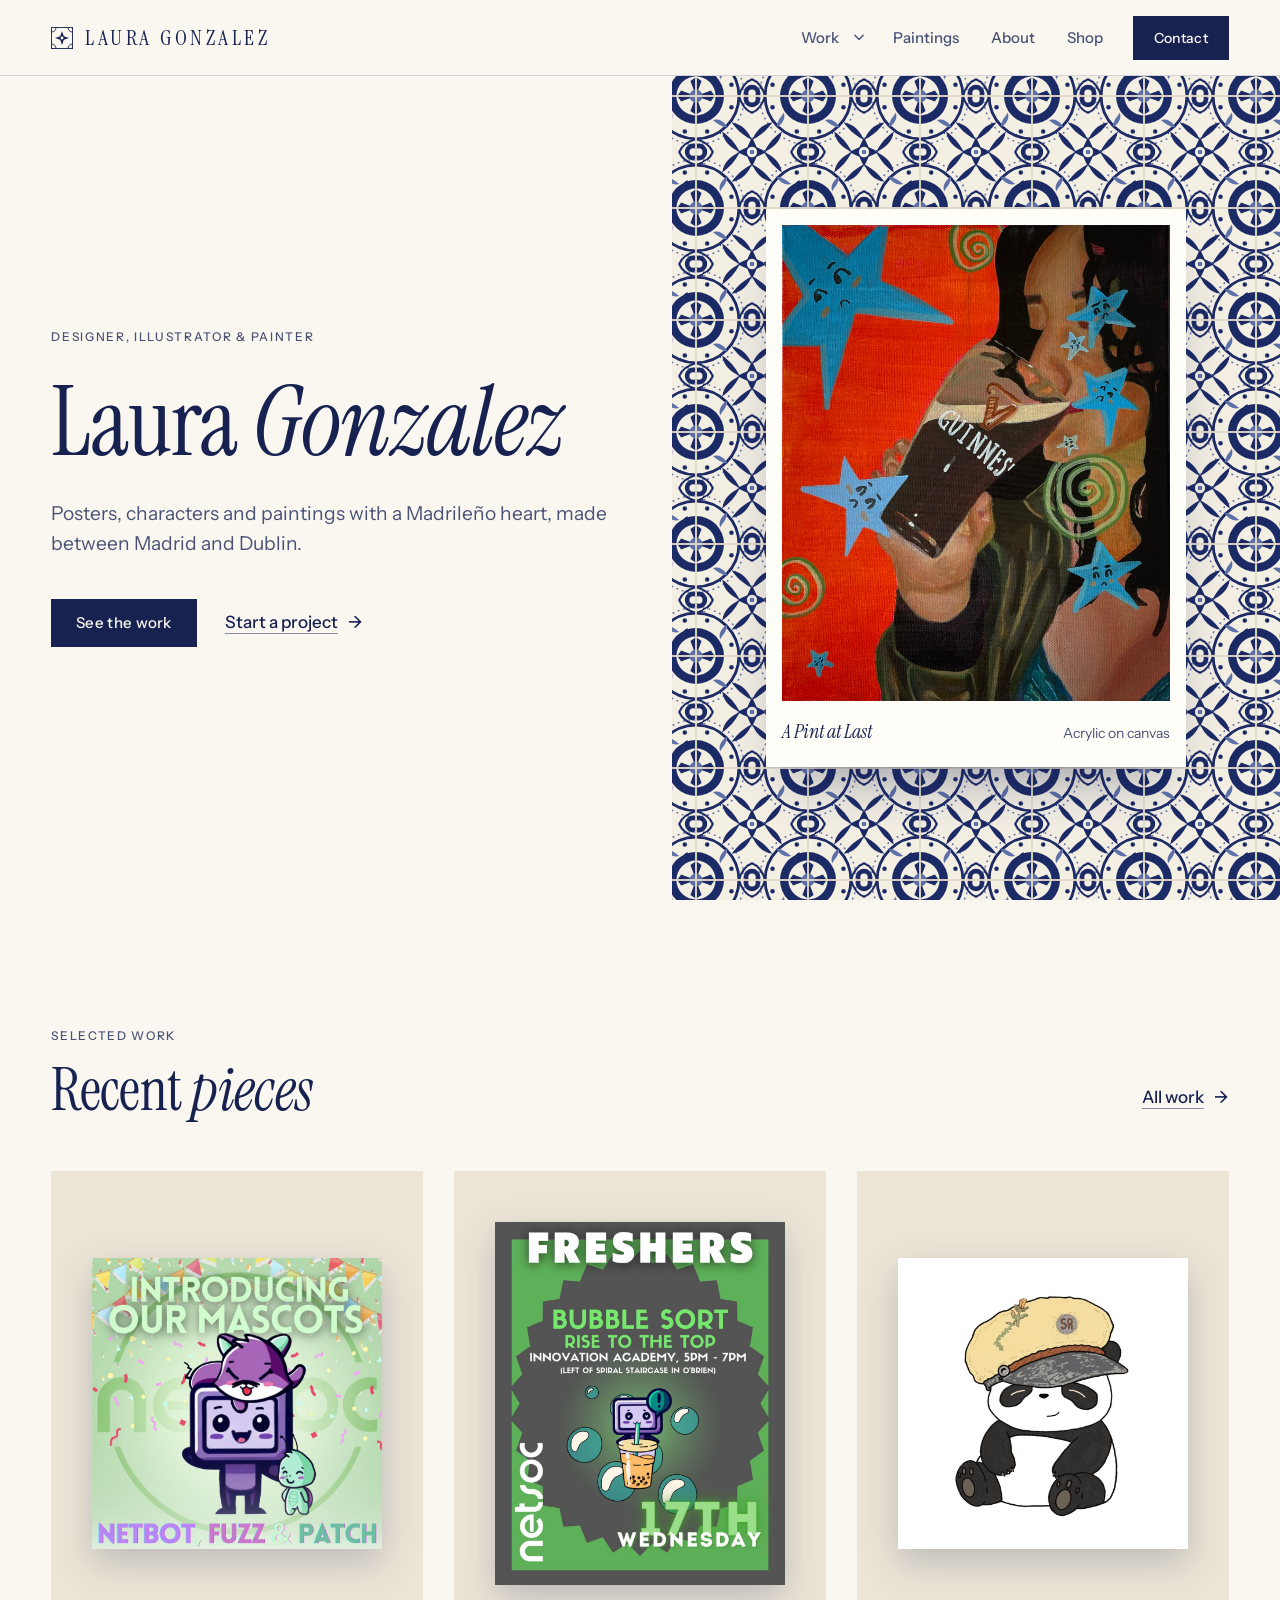
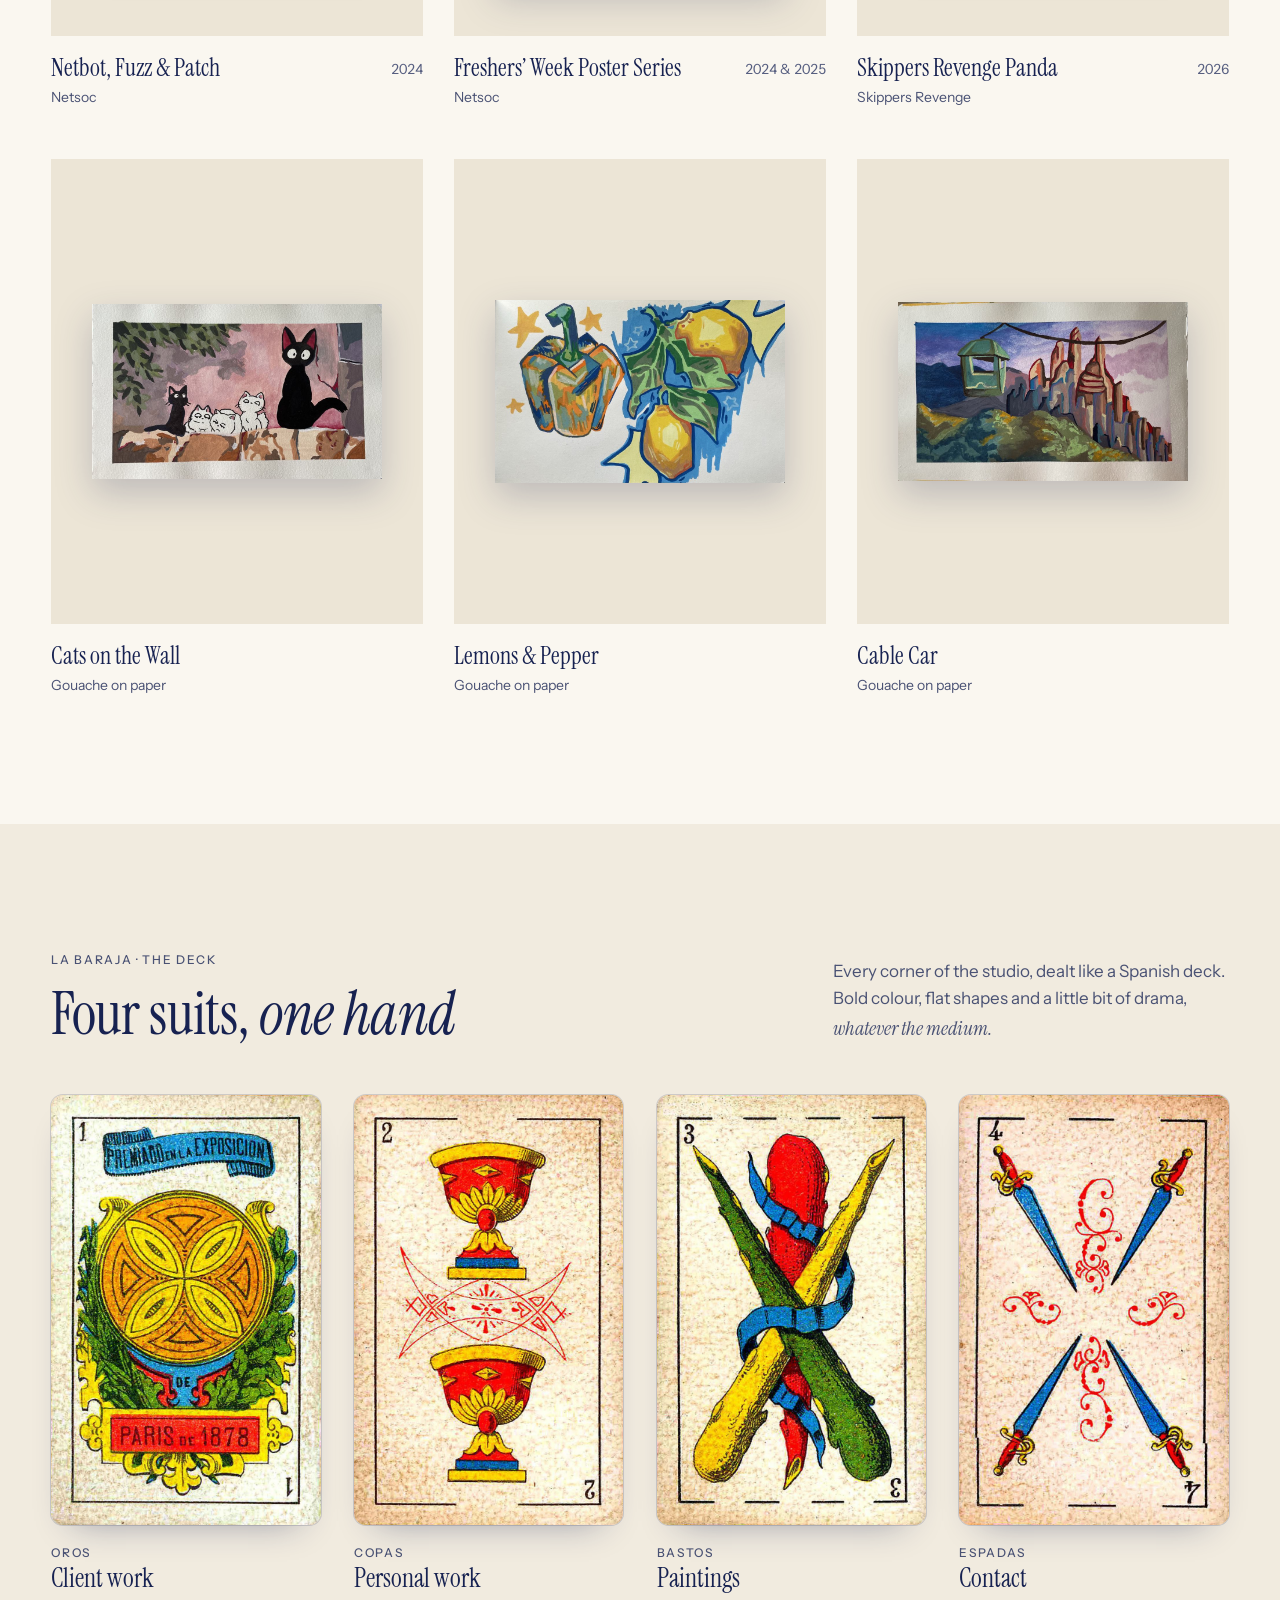
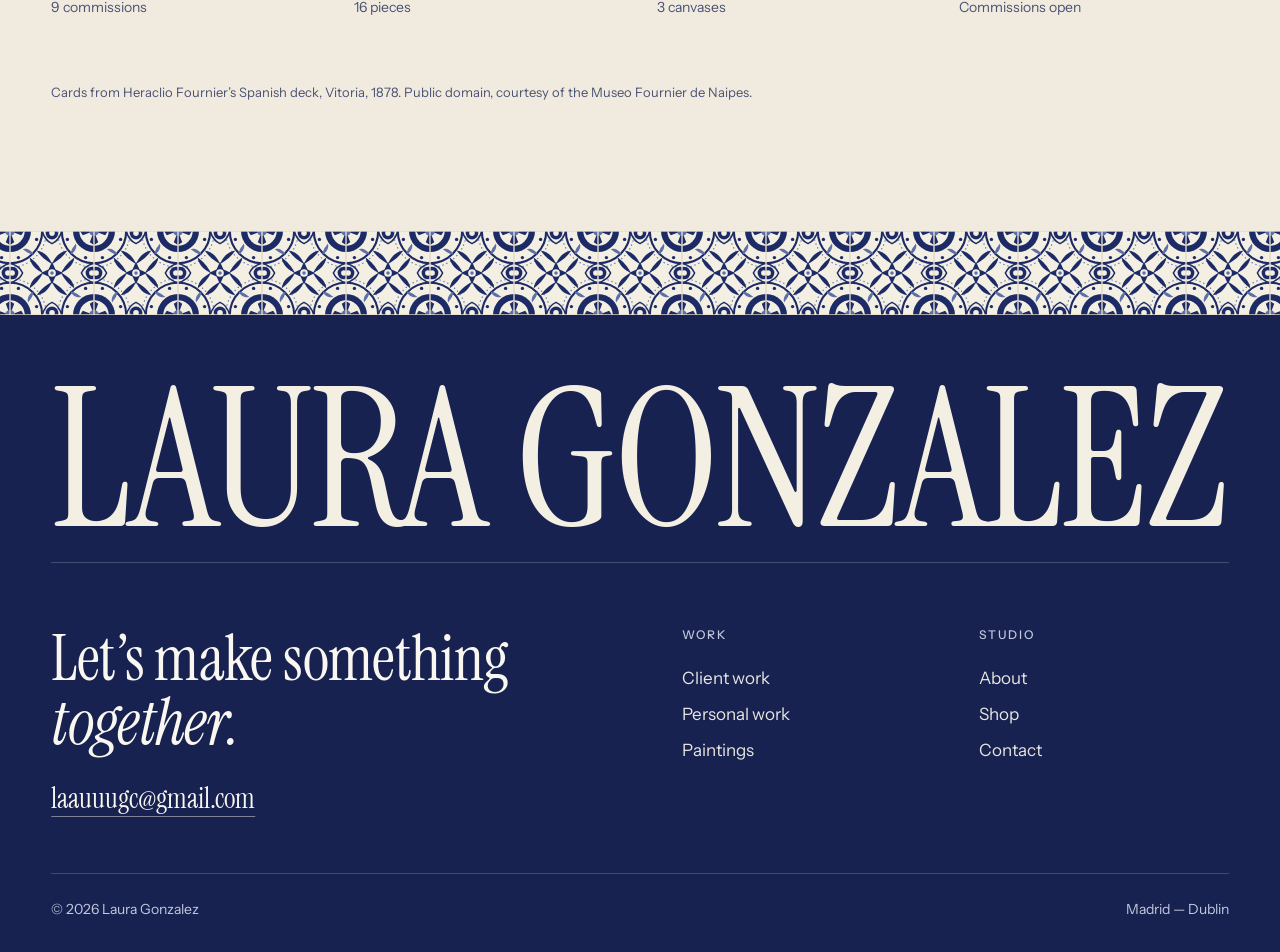
<file: index.html>
<!doctype html>
<html lang="en">
<head>
  <meta charset="utf-8">
  <meta name="viewport" content="width=device-width, initial-scale=1">
  <title>Laura Gonzalez · Designer, illustrator & painter</title>
  <meta name="description" content="Laura Gonzalez is a designer, illustrator and painter from Madrid, working in Dublin: posters, characters, gouache and acrylic paintings.">
  <meta name="theme-color" content="#faf7f0">
  <link rel="icon" href="data:image/svg+xml,%3Csvg xmlns=%22http://www.w3.org/2000/svg%22 viewBox=%220 0 24 24%22%3E%3Crect width=%2224%22 height=%2224%22 fill=%22%23172251%22/%3E%3Cpath d=%22M12 4.5 14 10l5.5 2-5.5 2-2 5.5-2-5.5L4.5 12 10 10z%22 fill=%22%23faf7f0%22/%3E%3C/svg%3E">
  <link rel="preconnect" href="https://fonts.googleapis.com">
  <link rel="preconnect" href="https://fonts.gstatic.com" crossorigin>
  <link rel="stylesheet" href="https://fonts.googleapis.com/css2?family=Instrument+Sans:wght@400;500;600&amp;family=Instrument+Serif:ital@0;1&amp;display=swap">
  <link rel="stylesheet" href="styles.css">
  <script src="data.js" defer></script>
  <script src="script.js" defer></script>
</head>
<body data-page="home">
<main id="main">
  <section class="hero" aria-labelledby="hero-title">
    <div class="hero-copy">
      <p class="label">Designer, illustrator &amp; painter</p>
      <h1 class="display" id="hero-title">Laura <em>Gonzalez</em></h1>
      <p class="lede">Posters, characters and paintings with a Madrileño heart, made between Madrid and Dublin.</p>
      <div class="hero-actions">
        <a class="btn" href="works.html">See the work</a>
        <a class="arrow-link" href="contact.html"><span>Start a project</span></a>
      </div>
    </div>
    <div class="hero-art tiled">
      <figure class="hero-card"></figure>
    </div>
  </section>

  <section class="section" aria-labelledby="selected-title">
    <div class="wrap">
      <div class="section-head">
        <div><p class="label">Selected work</p><h2 class="display" id="selected-title">Recent <em>pieces</em></h2></div>
        <a class="arrow-link" href="works.html"><span>All work</span></a>
      </div>
      <div class="grid selected-grid"></div>
    </div>
  </section>

  <section class="section alt baraja-section" aria-labelledby="baraja-title">
    <div class="wrap">
      <div class="section-head">
        <div><p class="label"><span lang="es">La baraja</span> · The deck</p><h2 class="display" id="baraja-title">Four suits, <em>one hand</em></h2></div>
        <p class="baraja-note">Every corner of the studio, dealt like a Spanish deck. Bold colour, flat shapes and a little bit of drama, <em>whatever the medium.</em></p>
      </div>
      <ul class="baraja"></ul>
      <p class="baraja-credit">Cards from Heraclio Fournier’s Spanish deck, Vitoria, 1878. Public domain, courtesy of the <span lang="es">Museo Fournier de Naipes</span>.</p>
    </div>
  </section>
</main>
</body>
</html>
</file>
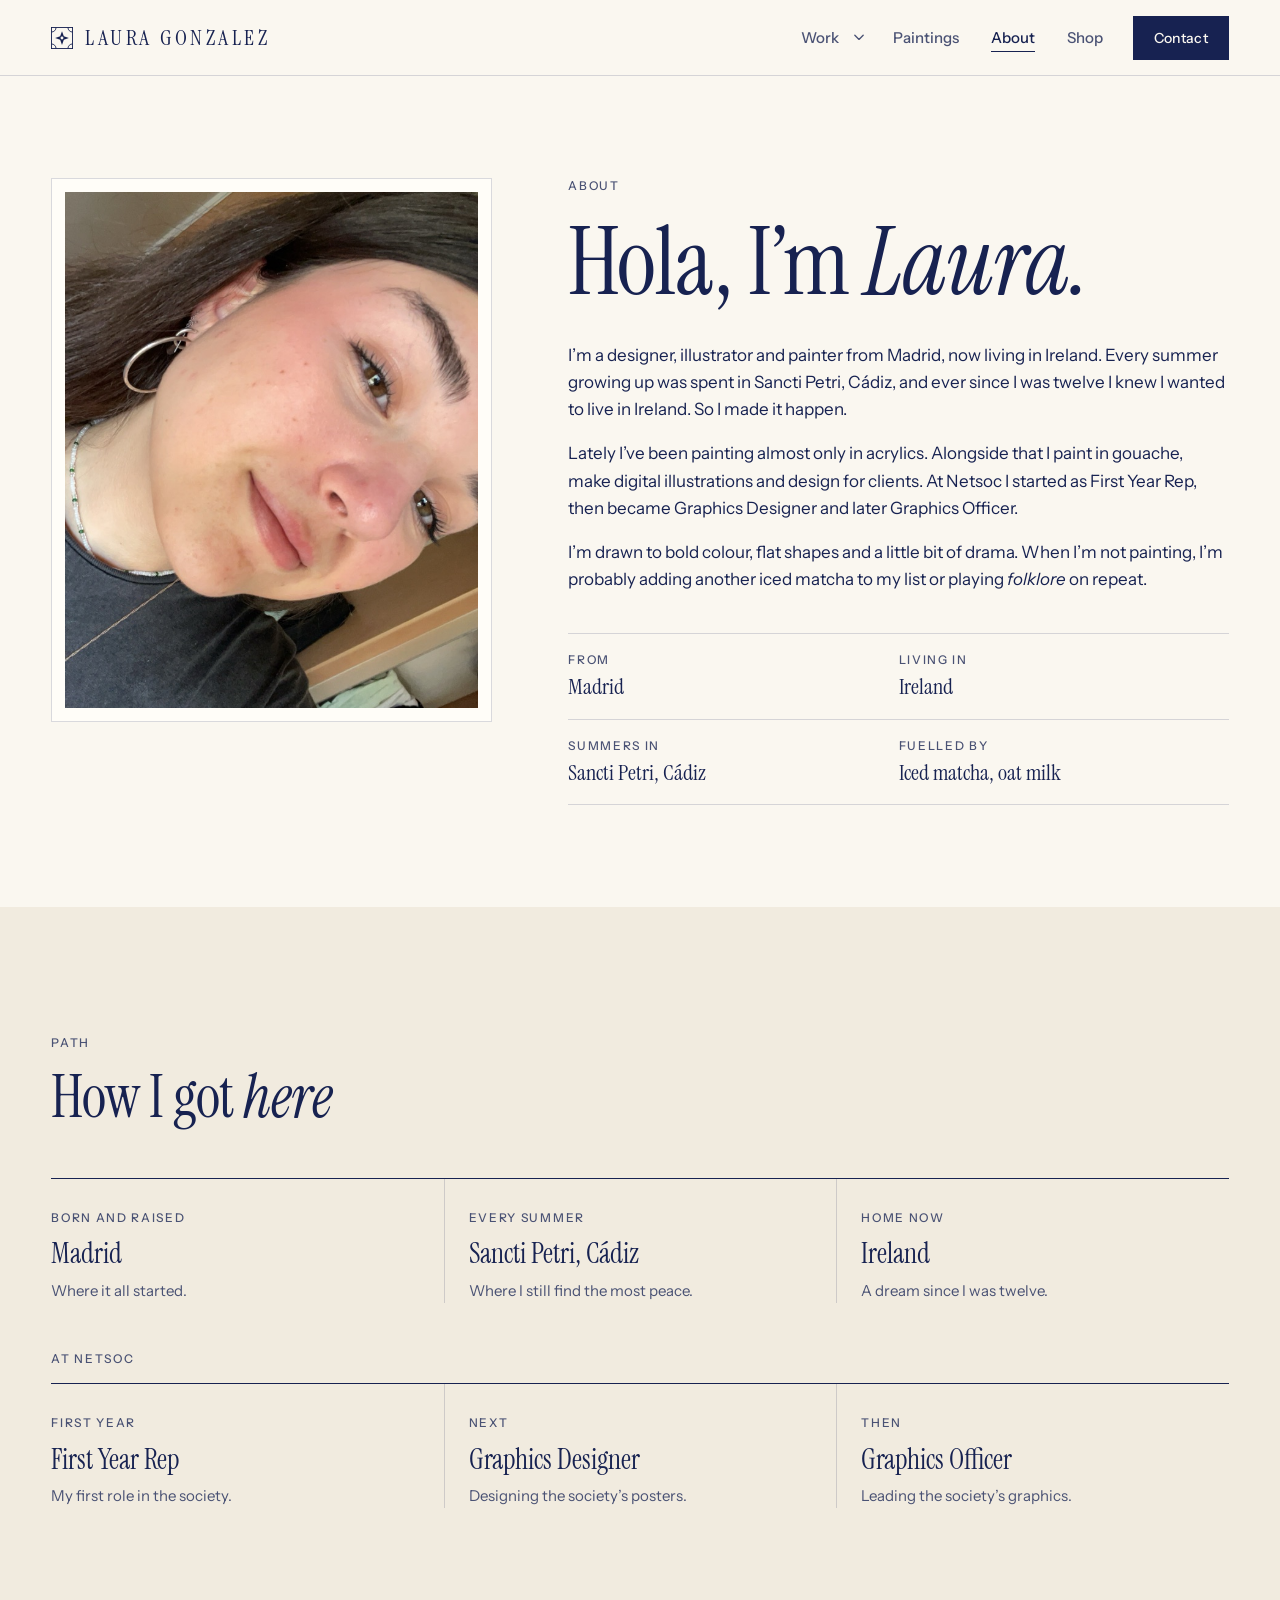
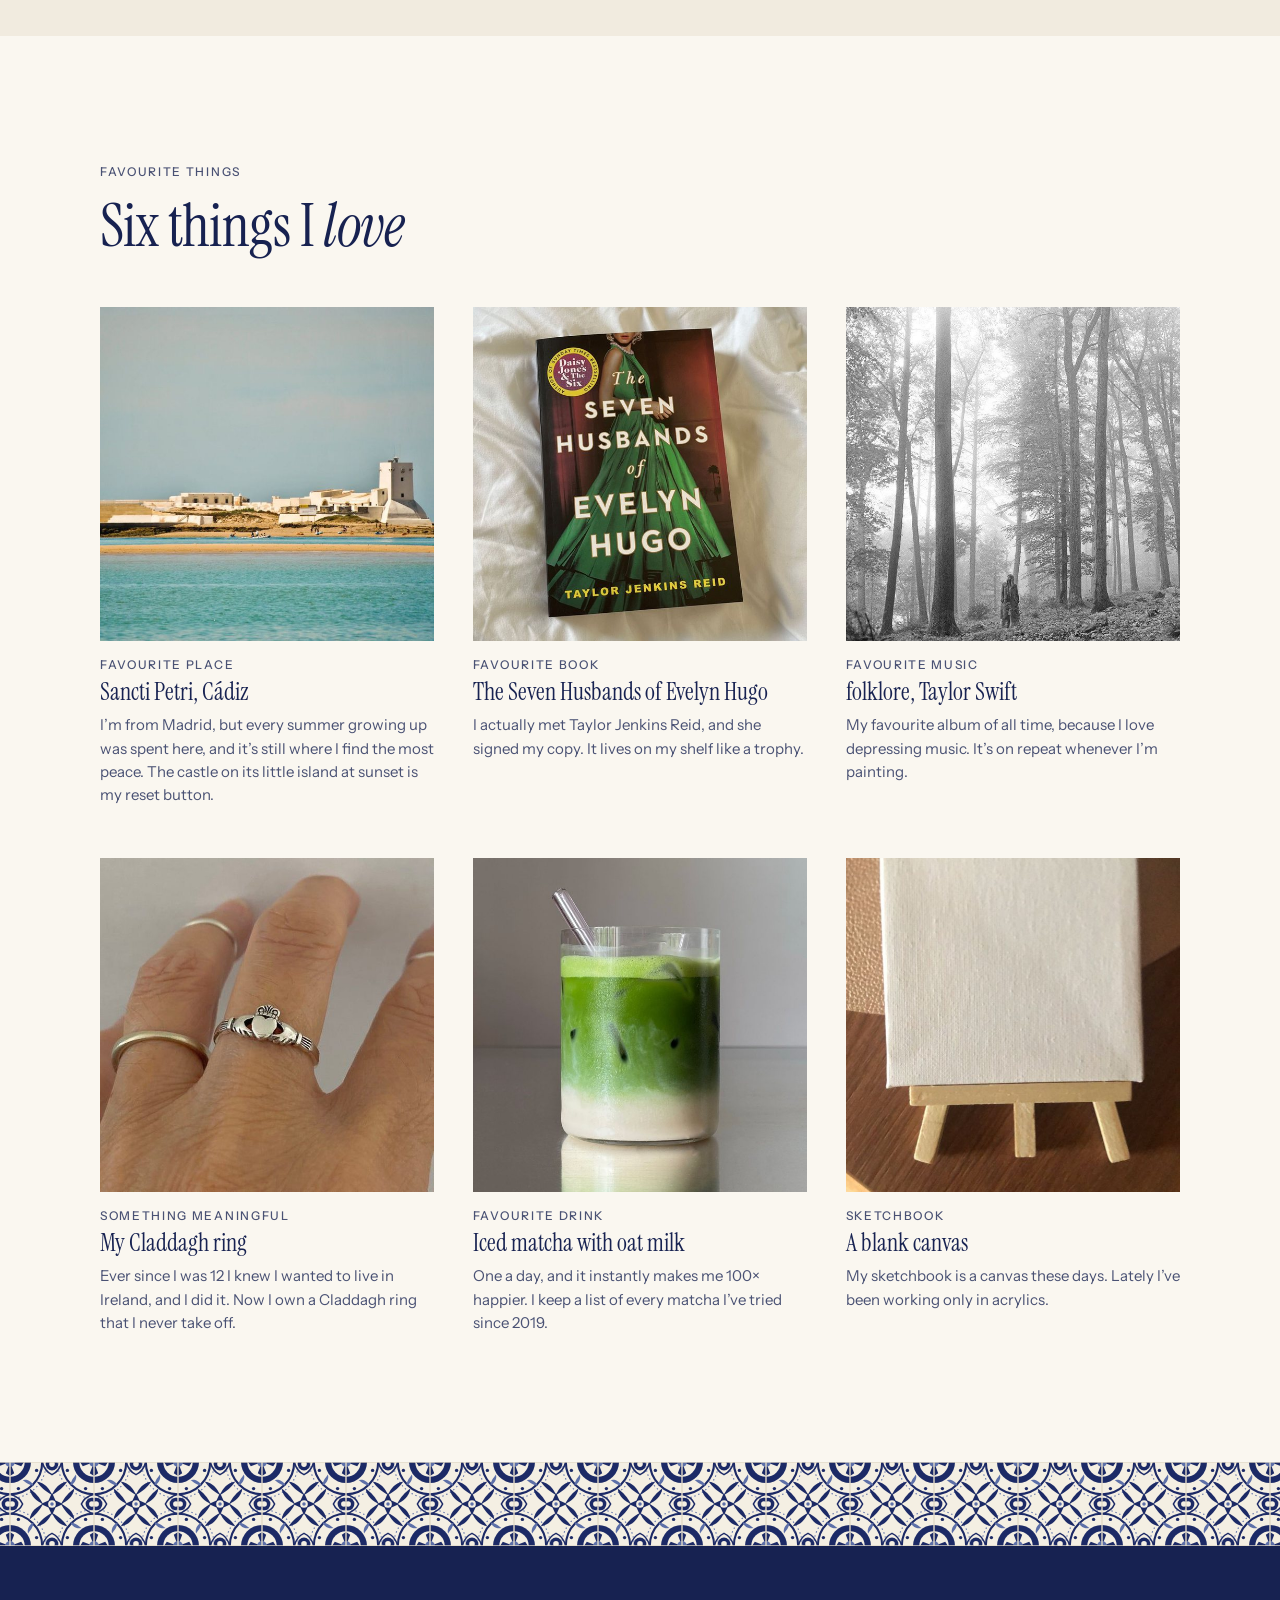
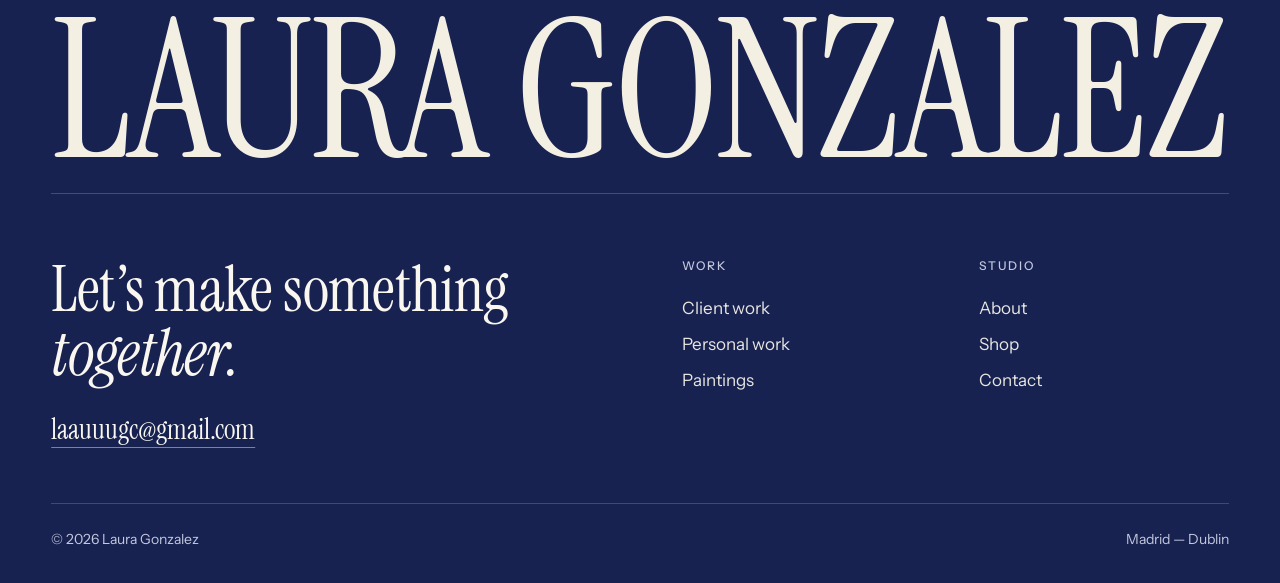
<file: about.html>
<!doctype html>
<html lang="en">
<head>
  <meta charset="utf-8">
  <meta name="viewport" content="width=device-width, initial-scale=1">
  <title>About | Laura Gonzalez</title>
  <meta name="description" content="About Laura Gonzalez, a designer, illustrator and painter from Madrid living in Ireland.">
  <meta name="theme-color" content="#faf7f0">
  <link rel="icon" href="data:image/svg+xml,%3Csvg xmlns=%22http://www.w3.org/2000/svg%22 viewBox=%220 0 24 24%22%3E%3Crect width=%2224%22 height=%2224%22 fill=%22%23172251%22/%3E%3Cpath d=%22M12 4.5 14 10l5.5 2-5.5 2-2 5.5-2-5.5L4.5 12 10 10z%22 fill=%22%23faf7f0%22/%3E%3C/svg%3E">
  <link rel="preconnect" href="https://fonts.googleapis.com">
  <link rel="preconnect" href="https://fonts.gstatic.com" crossorigin>
  <link rel="stylesheet" href="https://fonts.googleapis.com/css2?family=Instrument+Sans:wght@400;500;600&amp;family=Instrument+Serif:ital@0;1&amp;display=swap">
  <link rel="stylesheet" href="styles.css">
  <script src="data.js" defer></script>
  <script src="script.js" defer></script>
</head>
<body data-page="about">
<main id="main">
  <section class="wrap about-grid">
    <figure class="portrait"><img src="images/web/portrait.jpg" alt="Portrait of Laura Gonzalez smiling, with dark hair and hoop earrings." width="675" height="1200"></figure>
    <div>
      <p class="label">About</p>
      <h1 class="display">Hola, I’m <em>Laura.</em></h1>
      <div class="prose">
        <p>I’m a designer, illustrator and painter from Madrid, now living in Ireland. Every summer growing up was spent in Sancti Petri, Cádiz, and ever since I was twelve I knew I wanted to live in Ireland. So I made it happen.</p>
        <p>Lately I’ve been painting almost only in acrylics. Alongside that I paint in gouache, make digital illustrations and design for clients. At Netsoc I started as First Year Rep, then became Graphics Designer and later Graphics Officer.</p>
        <p>I’m drawn to bold colour, flat shapes and a little bit of drama. When I’m not painting, I’m probably adding another iced matcha to my list or playing <em>folklore</em> on repeat.</p>
      </div>
      <dl class="facts-list">
        <div><dt class="label">From</dt><dd>Madrid</dd></div>
        <div><dt class="label">Living in</dt><dd>Ireland</dd></div>
        <div><dt class="label">Summers in</dt><dd>Sancti Petri, Cádiz</dd></div>
        <div><dt class="label">Fuelled by</dt><dd>Iced matcha, oat milk</dd></div>
      </dl>
    </div>
  </section>

  <section class="section alt" aria-labelledby="path-title">
    <div class="wrap">
      <div class="section-head"><div><p class="label">Path</p><h2 class="display" id="path-title">How I got <em>here</em></h2></div></div>
      <ol class="timeline" aria-label="From Madrid to Ireland">
        <li><span class="label">Born and raised</span><b>Madrid</b><p>Where it all started.</p></li>
        <li><span class="label">Every summer</span><b>Sancti Petri, Cádiz</b><p>Where I still find the most peace.</p></li>
        <li><span class="label">Home now</span><b>Ireland</b><p>A dream since I was twelve.</p></li>
      </ol>
      <p class="label timeline-title">At Netsoc</p>
      <ol class="timeline" aria-label="My roles at Netsoc">
        <li><span class="label">First year</span><b>First Year Rep</b><p>My first role in the society.</p></li>
        <li><span class="label">Next</span><b>Graphics Designer</b><p>Designing the society’s posters.</p></li>
        <li><span class="label">Then</span><b>Graphics Officer</b><p>Leading the society’s graphics.</p></li>
      </ol>
    </div>
  </section>

  <section class="section" aria-labelledby="fav-title">
    <div class="wrap fav-wrap">
      <div class="section-head"><div><p class="label">Favourite things</p><h2 class="display" id="fav-title">Six things I <em>love</em></h2></div></div>
      <ul class="favourites"></ul>
    </div>
  </section>
</main>
</body>
</html>
</file>
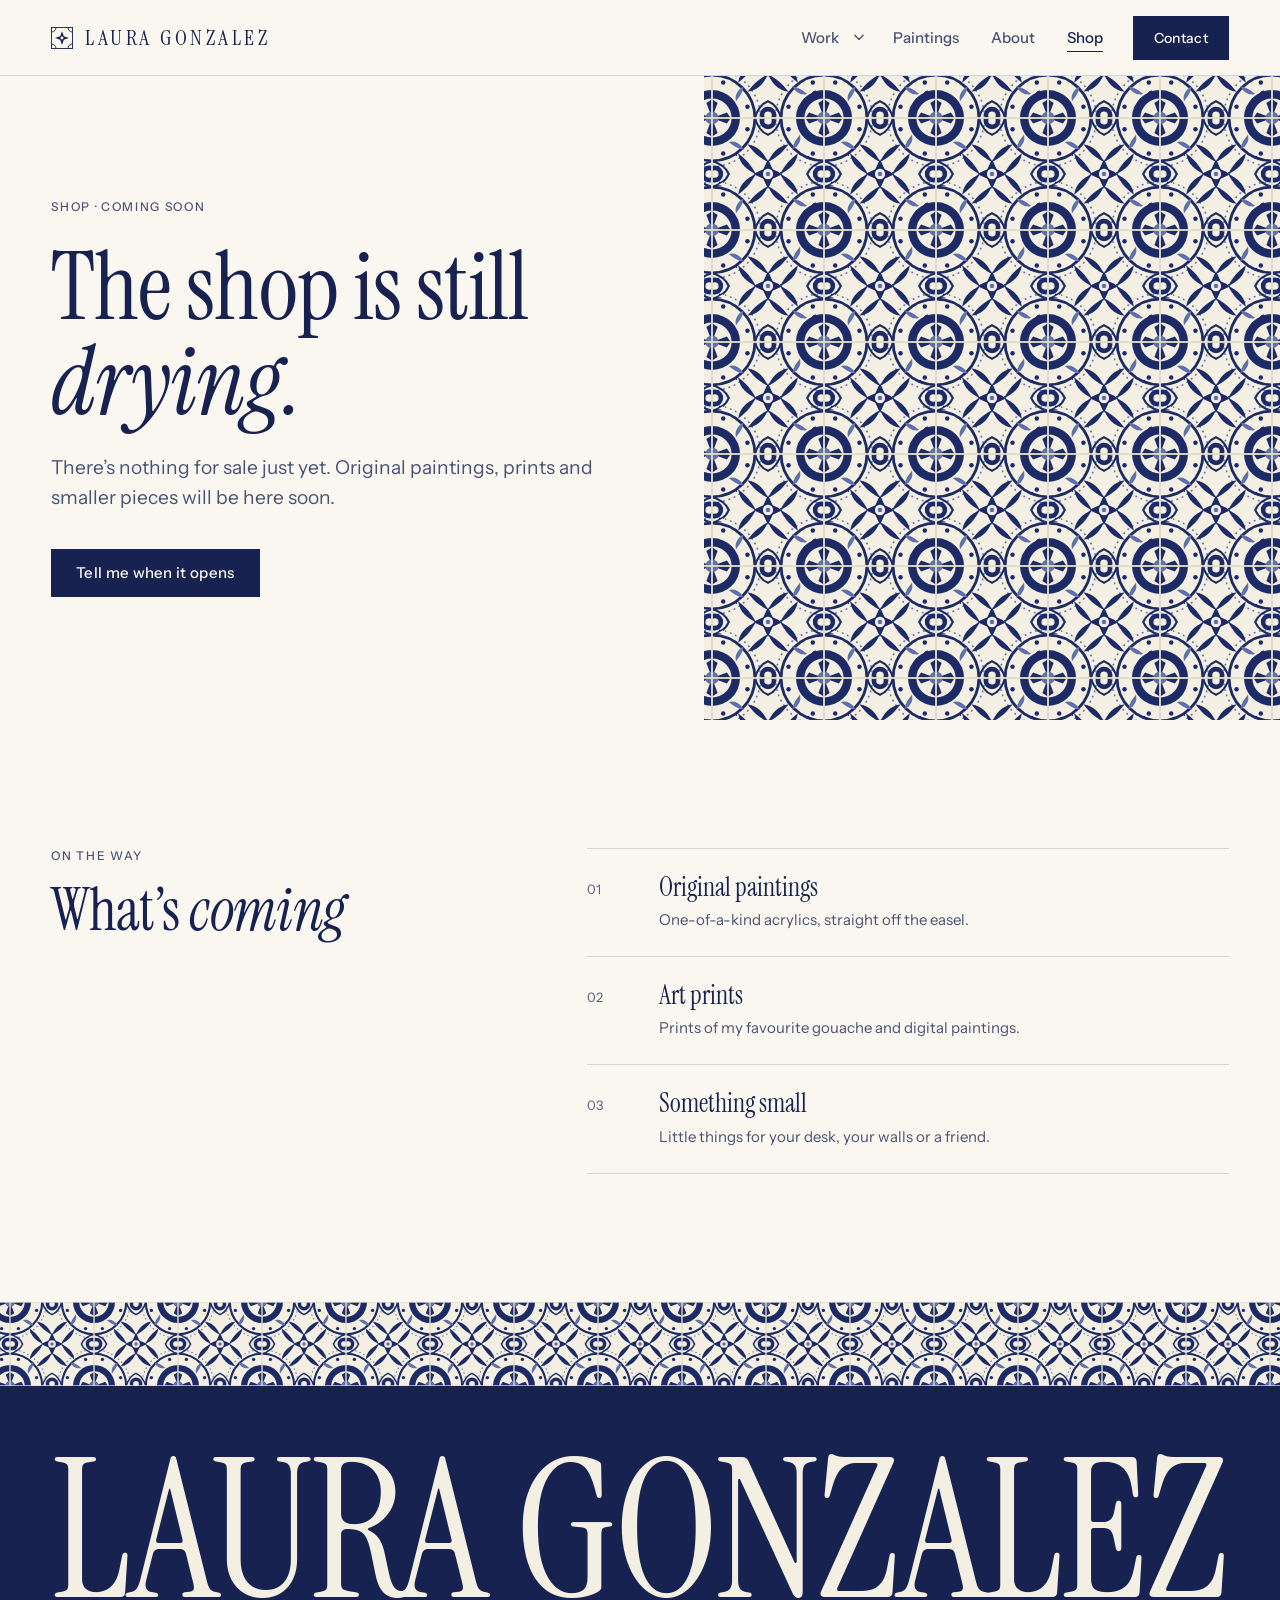
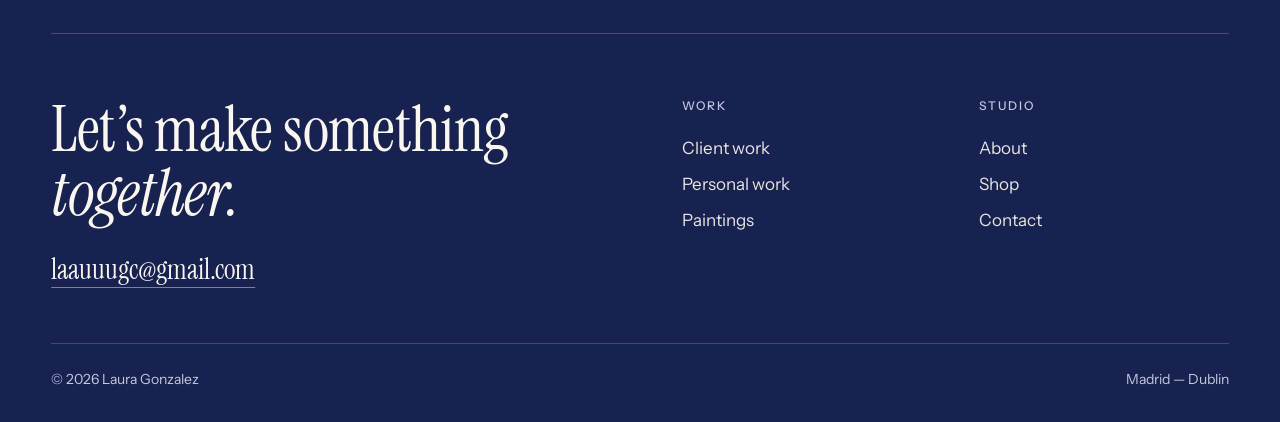
<file: art-shop.html>
<!doctype html>
<html lang="en">
<head>
  <meta charset="utf-8">
  <meta name="viewport" content="width=device-width, initial-scale=1">
  <title>Shop | Laura Gonzalez</title>
  <meta name="description" content="Original paintings and prints by Laura Gonzalez. The shop is opening soon.">
  <meta name="theme-color" content="#faf7f0">
  <link rel="icon" href="data:image/svg+xml,%3Csvg xmlns=%22http://www.w3.org/2000/svg%22 viewBox=%220 0 24 24%22%3E%3Crect width=%2224%22 height=%2224%22 fill=%22%23172251%22/%3E%3Cpath d=%22M12 4.5 14 10l5.5 2-5.5 2-2 5.5-2-5.5L4.5 12 10 10z%22 fill=%22%23faf7f0%22/%3E%3C/svg%3E">
  <link rel="preconnect" href="https://fonts.googleapis.com">
  <link rel="preconnect" href="https://fonts.gstatic.com" crossorigin>
  <link rel="stylesheet" href="https://fonts.googleapis.com/css2?family=Instrument+Sans:wght@400;500;600&amp;family=Instrument+Serif:ital@0;1&amp;display=swap">
  <link rel="stylesheet" href="styles.css">
  <script src="data.js" defer></script>
  <script src="script.js" defer></script>
</head>
<body data-page="shop">
<main id="main">
  <section class="shop-grid">
    <div class="shop-copy">
      <p class="label">Shop · Coming soon</p>
      <h1 class="display">The shop is still <em>drying.</em></h1>
      <p class="lede">There’s nothing for sale just yet. Original paintings, prints and smaller pieces will be here soon.</p>
      <a class="btn" href="mailto:laauuugc@gmail.com?subject=Tell%20me%20when%20the%20shop%20opens" data-shop-mail>Tell me when it opens</a>
    </div>
    <div class="tiled" aria-hidden="true"></div>
  </section>
  <section class="section" aria-labelledby="shelf-title">
    <div class="wrap intro-grid">
      <div><p class="label">On the way</p><h2 class="display" id="shelf-title" style="margin-top:16px">What’s <em>coming</em></h2></div>
      <ol class="shelf">
        <li><span class="n">01</span><div><b>Original paintings</b><p>One-of-a-kind acrylics, straight off the easel.</p></div></li>
        <li><span class="n">02</span><div><b>Art prints</b><p>Prints of my favourite gouache and digital paintings.</p></div></li>
        <li><span class="n">03</span><div><b>Something small</b><p>Little things for your desk, your walls or a friend.</p></div></li>
      </ol>
    </div>
  </section>
</main>
</body>
</html>
</file>
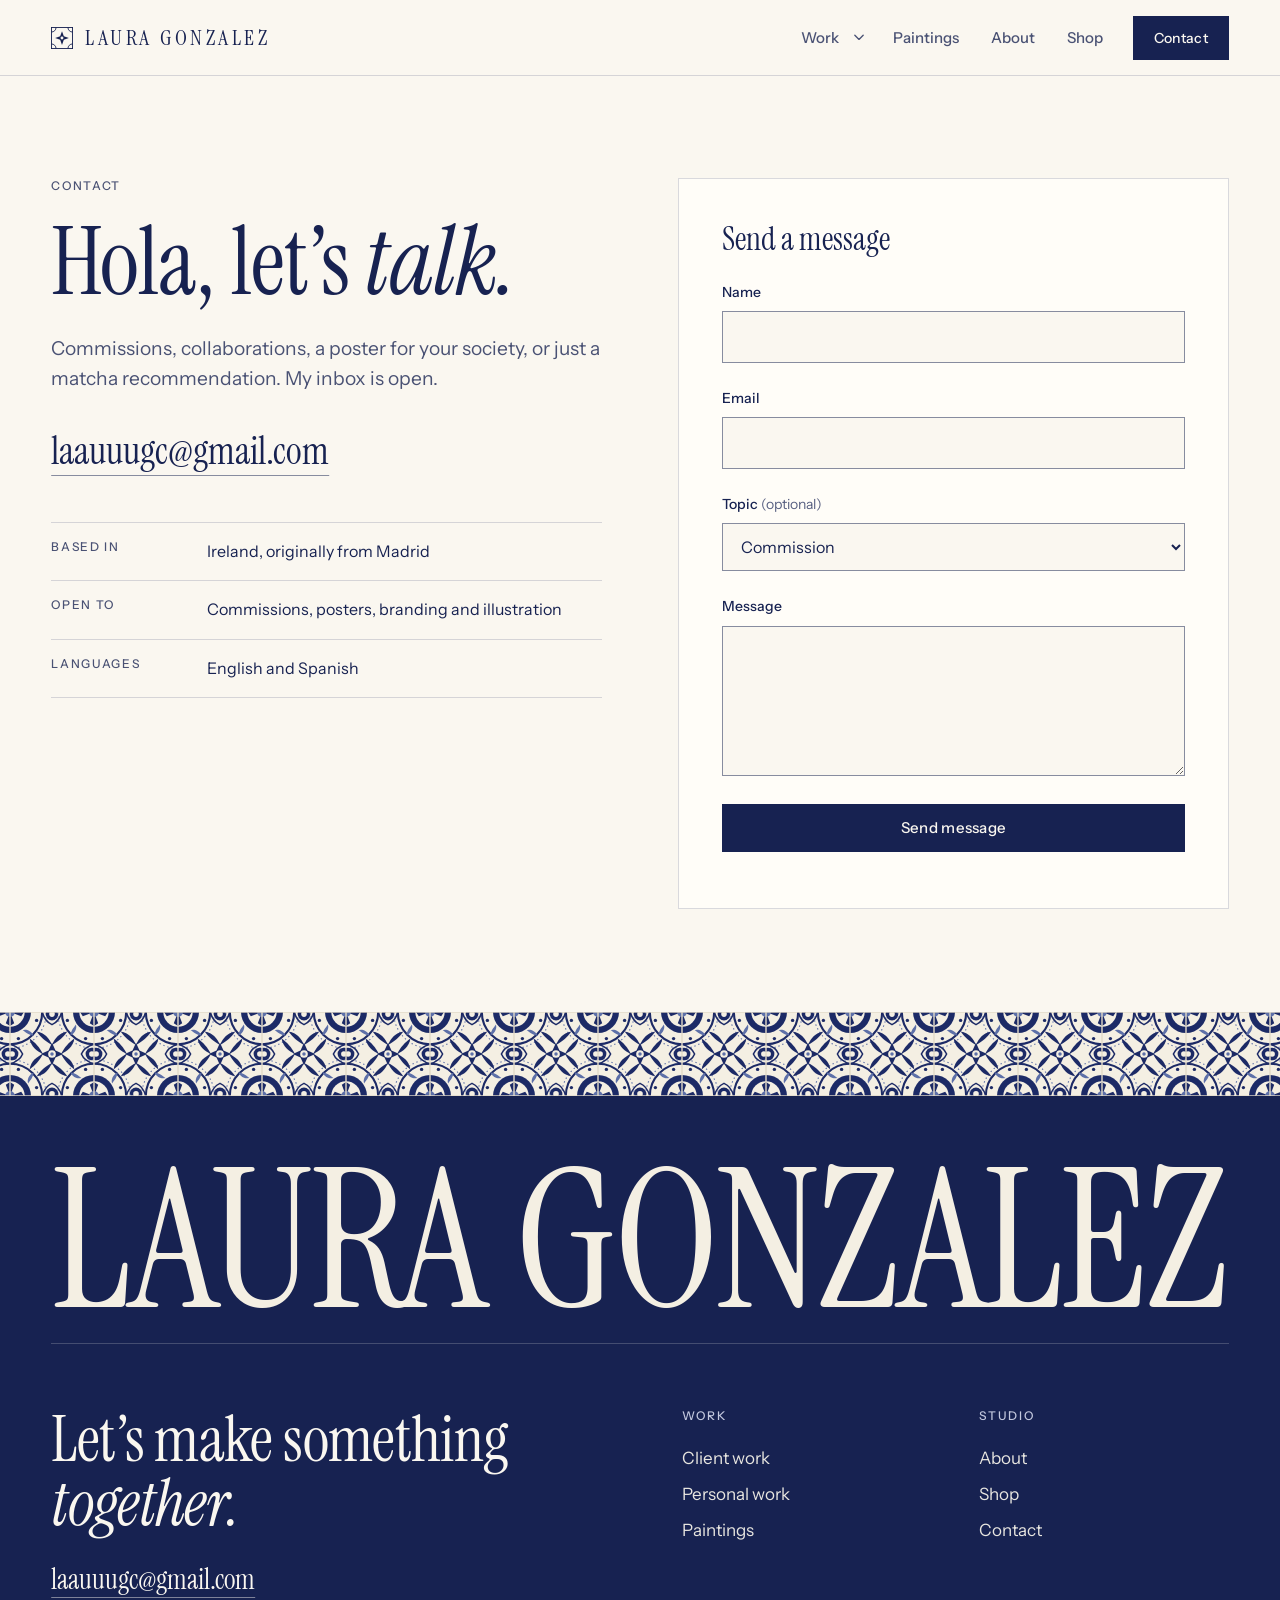
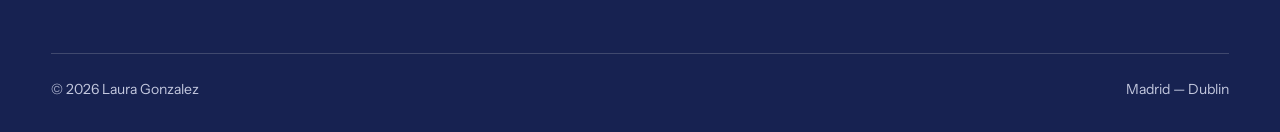
<file: contact.html>
<!doctype html>
<html lang="en">
<head>
  <meta charset="utf-8">
  <meta name="viewport" content="width=device-width, initial-scale=1">
  <title>Contact | Laura Gonzalez</title>
  <meta name="description" content="Get in touch with Laura Gonzalez about commissions, design projects and collaborations.">
  <meta name="theme-color" content="#faf7f0">
  <link rel="icon" href="data:image/svg+xml,%3Csvg xmlns=%22http://www.w3.org/2000/svg%22 viewBox=%220 0 24 24%22%3E%3Crect width=%2224%22 height=%2224%22 fill=%22%23172251%22/%3E%3Cpath d=%22M12 4.5 14 10l5.5 2-5.5 2-2 5.5-2-5.5L4.5 12 10 10z%22 fill=%22%23faf7f0%22/%3E%3C/svg%3E">
  <link rel="preconnect" href="https://fonts.googleapis.com">
  <link rel="preconnect" href="https://fonts.gstatic.com" crossorigin>
  <link rel="stylesheet" href="https://fonts.googleapis.com/css2?family=Instrument+Sans:wght@400;500;600&amp;family=Instrument+Serif:ital@0;1&amp;display=swap">
  <link rel="stylesheet" href="styles.css">
  <script src="data.js" defer></script>
  <script src="script.js" defer></script>
</head>
<body data-page="contact">
<main id="main">
  <section class="wrap contact-grid">
    <div>
      <p class="label">Contact</p>
      <h1 class="display"><span lang="es">Hola</span>, let’s <em>talk.</em></h1>
      <p class="lede">Commissions, collaborations, a poster for your society, or just a matcha recommendation. My inbox is open.</p>
      <a class="big-mail link" data-email href="mailto:laauuugc@gmail.com">laauuugc@gmail.com</a>
      <div class="contact-notes">
        <div><span class="label">Based in</span><span>Ireland, originally from Madrid</span></div>
        <div><span class="label">Open to</span><span>Commissions, posters, branding and illustration</span></div>
        <div><span class="label">Languages</span><span>English and Spanish</span></div>
      </div>
    </div>
    <form class="form" aria-labelledby="form-title">
      <h2 id="form-title">Send a message</h2>
      <div class="field"><label for="f-name">Name</label><input id="f-name" name="name" autocomplete="name" required></div>
      <div class="field"><label for="f-email">Email</label><input id="f-email" name="email" type="email" autocomplete="email" required></div>
      <div class="field"><label for="f-topic">Topic <span>(optional)</span></label>
        <select id="f-topic" name="topic"><option>Commission</option><option>Collaboration</option><option>Design project</option><option>Just saying hi</option></select></div>
      <div class="field"><label for="f-msg">Message</label><textarea id="f-msg" name="message" required></textarea></div>
      <button class="btn" type="submit">Send message</button>
      <p class="form-status" role="status" aria-live="polite"></p>
    </form>
  </section>
</main>
</body>
</html>
</file>
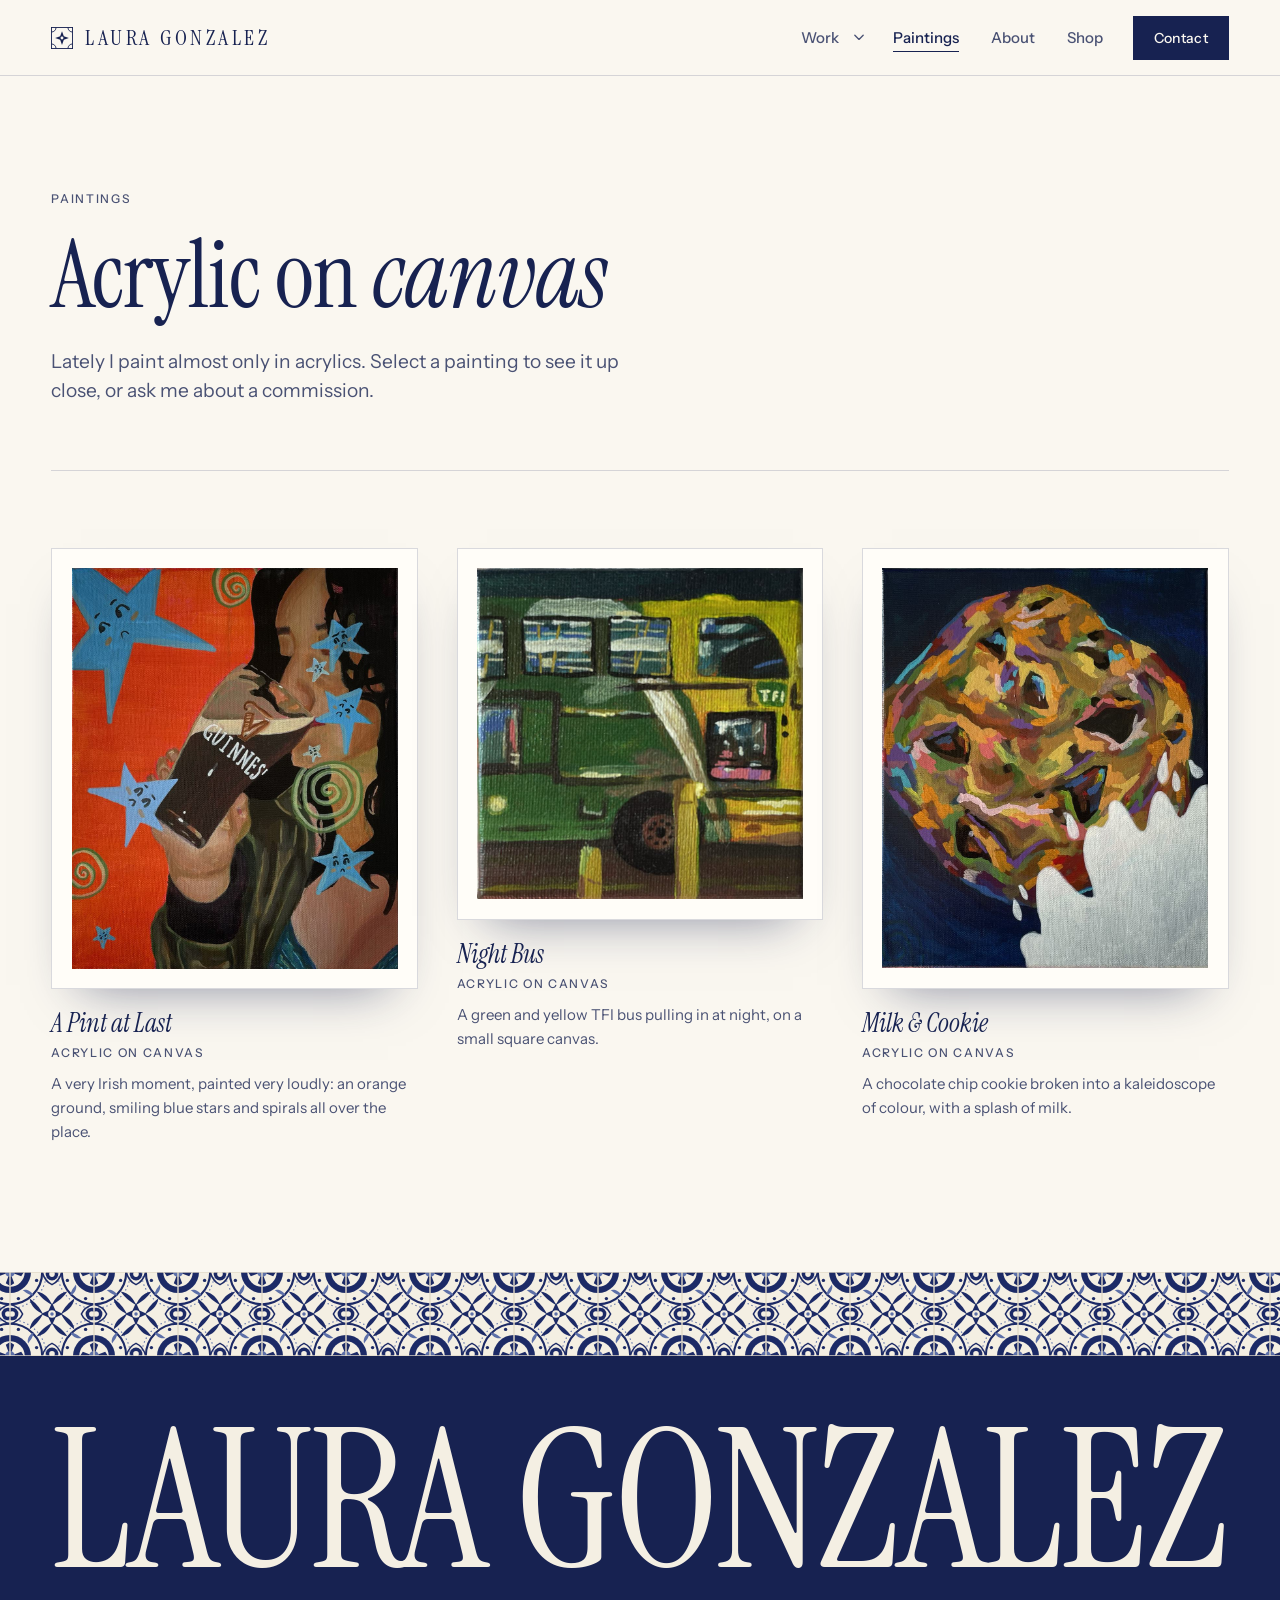
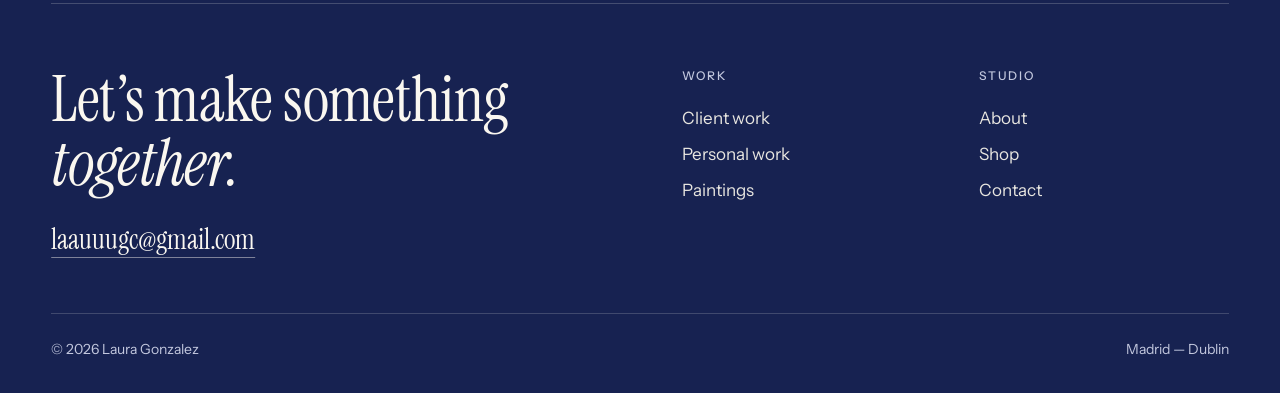
<file: paintings.html>
<!doctype html>
<html lang="en">
<head>
  <meta charset="utf-8">
  <meta name="viewport" content="width=device-width, initial-scale=1">
  <title>Paintings | Laura Gonzalez</title>
  <meta name="description" content="Acrylic paintings on canvas by Laura Gonzalez.">
  <meta name="theme-color" content="#faf7f0">
  <link rel="icon" href="data:image/svg+xml,%3Csvg xmlns=%22http://www.w3.org/2000/svg%22 viewBox=%220 0 24 24%22%3E%3Crect width=%2224%22 height=%2224%22 fill=%22%23172251%22/%3E%3Cpath d=%22M12 4.5 14 10l5.5 2-5.5 2-2 5.5-2-5.5L4.5 12 10 10z%22 fill=%22%23faf7f0%22/%3E%3C/svg%3E">
  <link rel="preconnect" href="https://fonts.googleapis.com">
  <link rel="preconnect" href="https://fonts.gstatic.com" crossorigin>
  <link rel="stylesheet" href="https://fonts.googleapis.com/css2?family=Instrument+Sans:wght@400;500;600&amp;family=Instrument+Serif:ital@0;1&amp;display=swap">
  <link rel="stylesheet" href="styles.css">
  <script src="data.js" defer></script>
  <script src="script.js" defer></script>
</head>
<body data-page="paintings">
<main id="main">
  <section class="wrap page-head">
    <p class="label">Paintings</p>
    <h1 class="display">Acrylic on <em>canvas</em></h1>
    <p class="lede">Lately I paint almost only in acrylics. Select a painting to see it up close, or ask me about a commission.</p>
  </section>
  <section class="wrap paintings" aria-label="Paintings"></section>
</main>
</body>
</html>
</file>
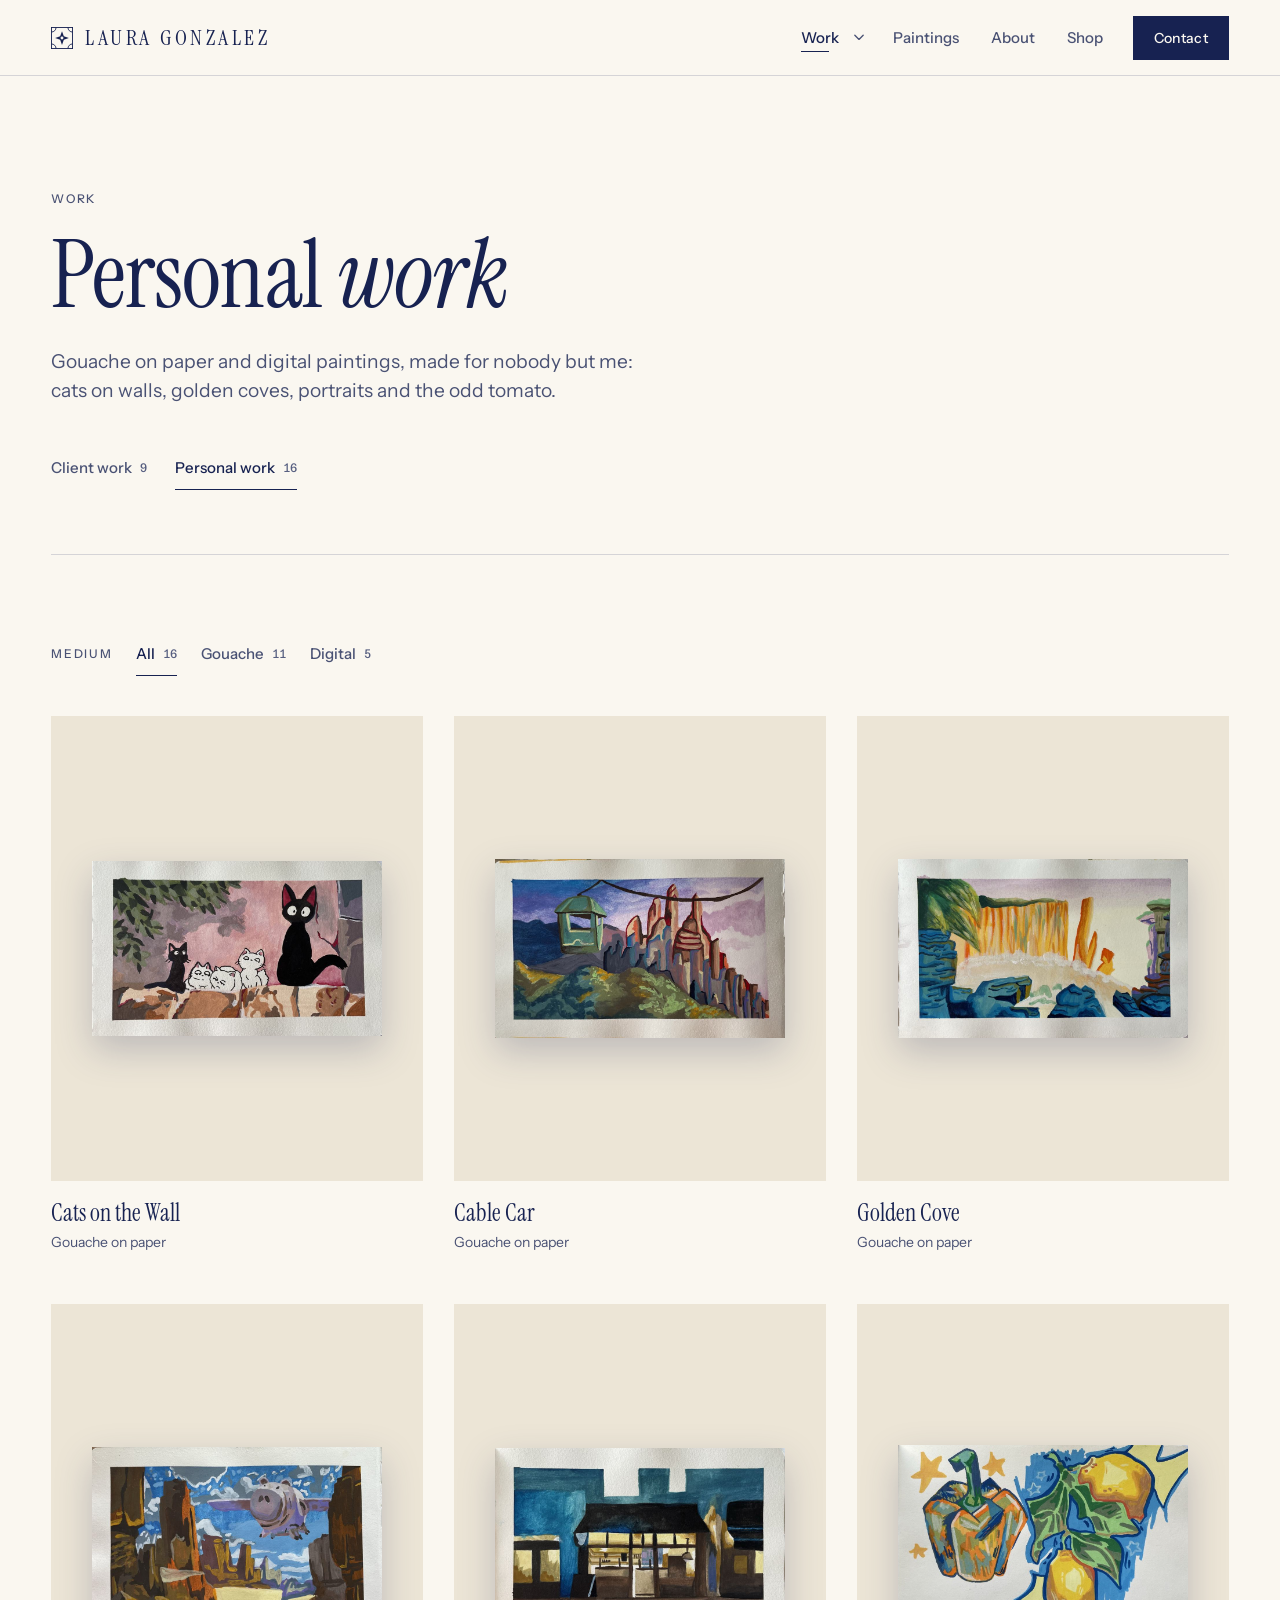
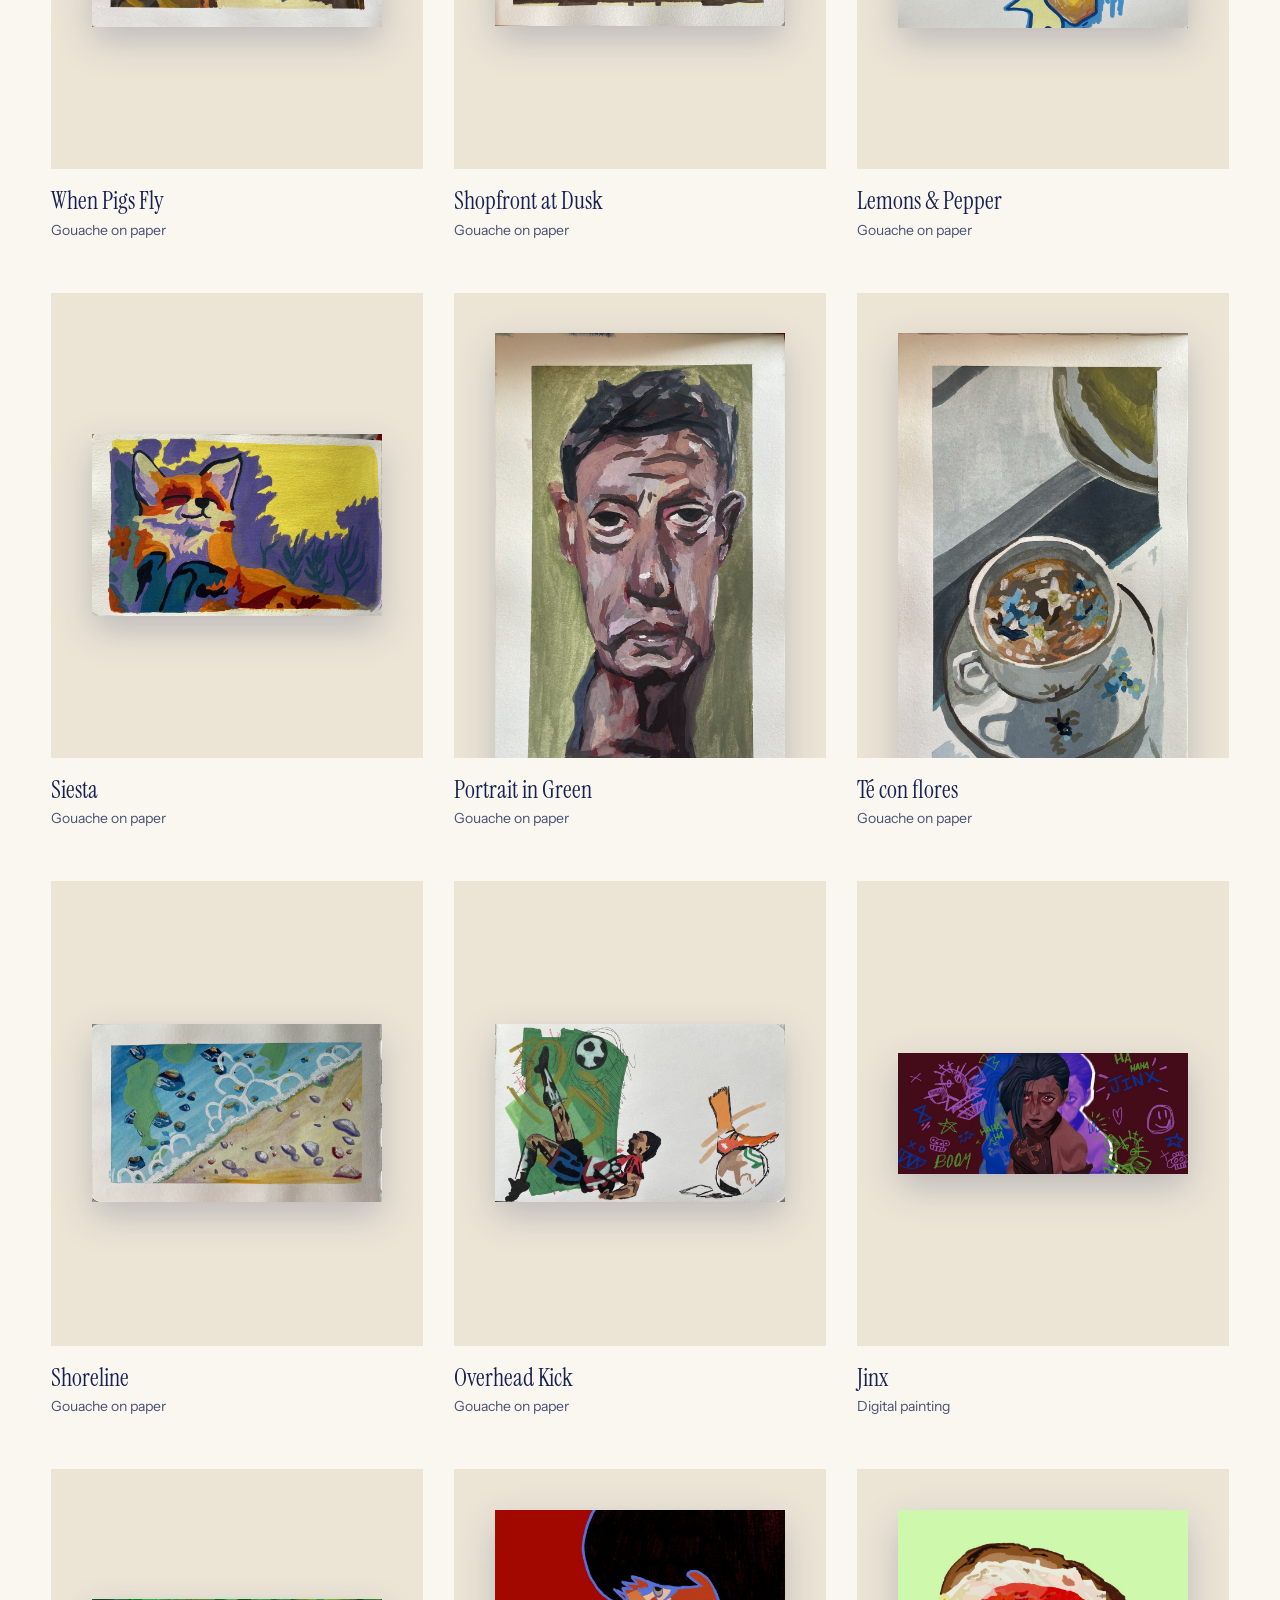
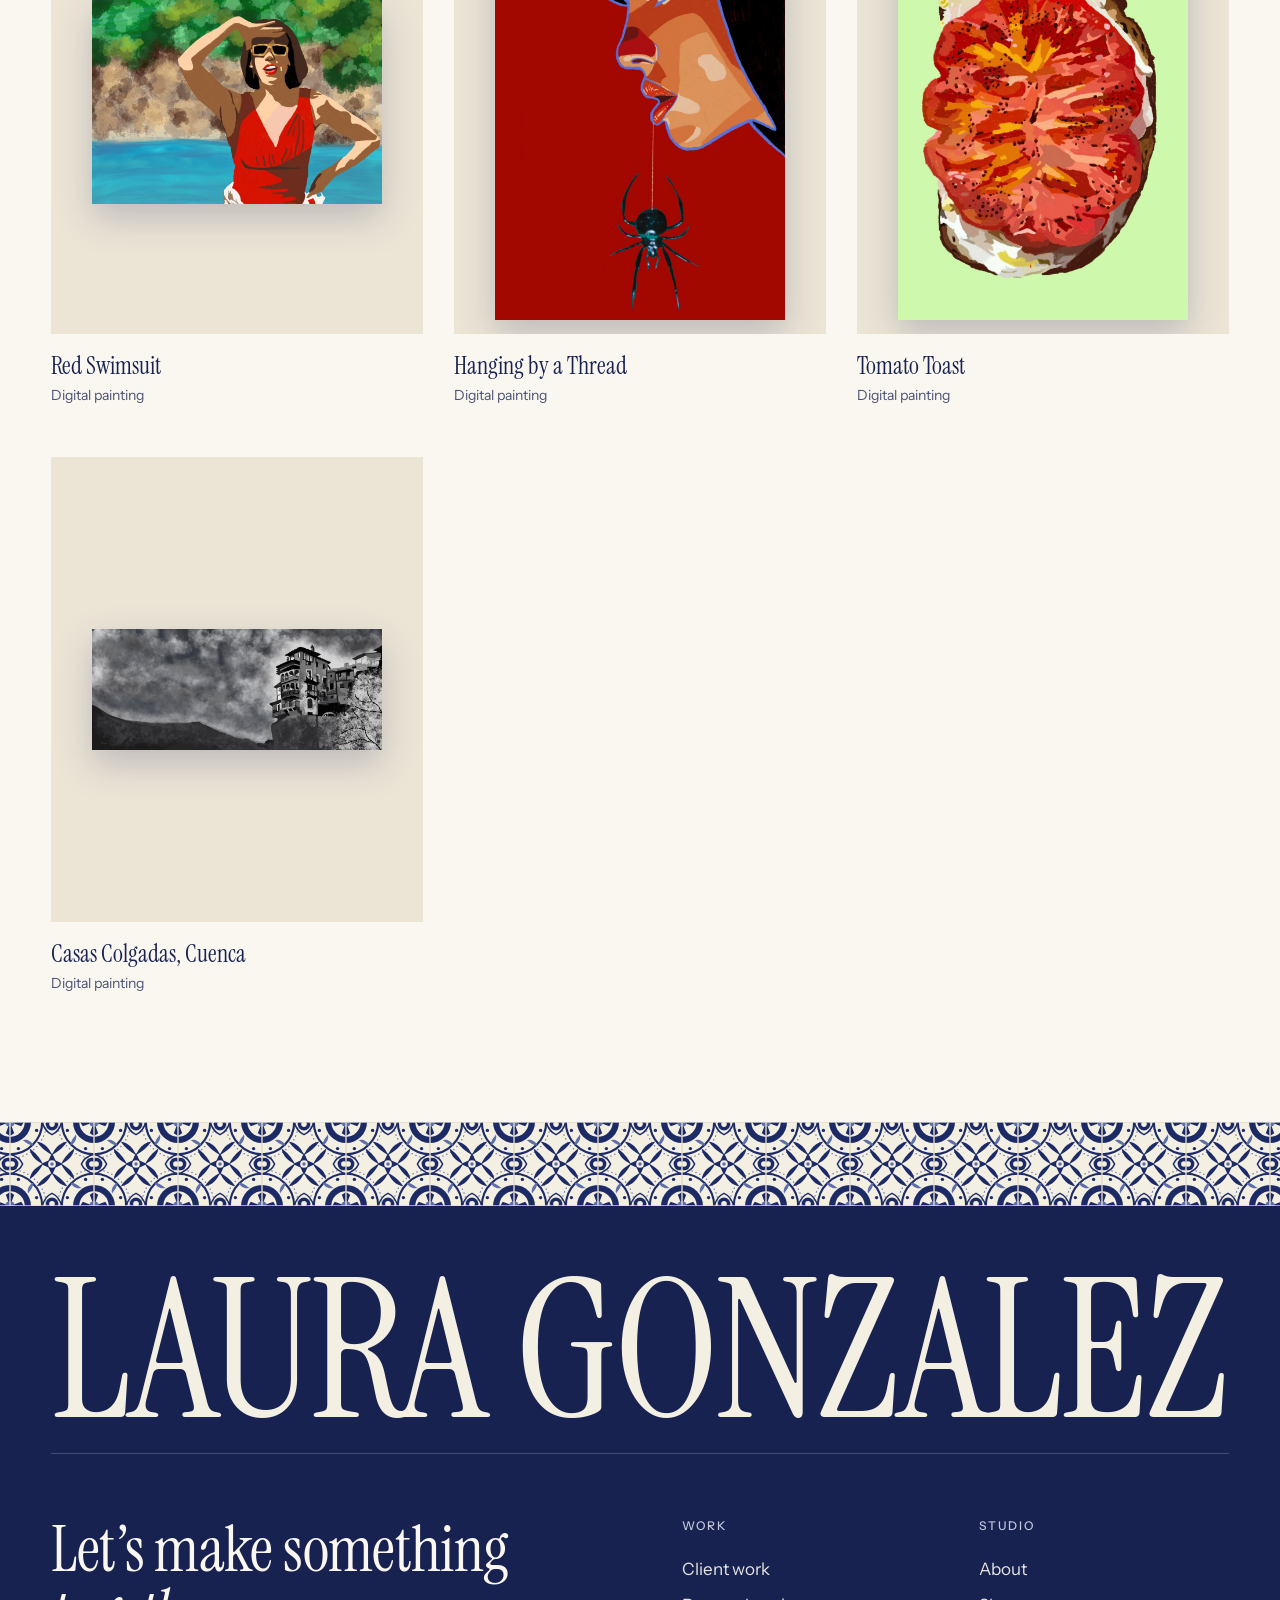
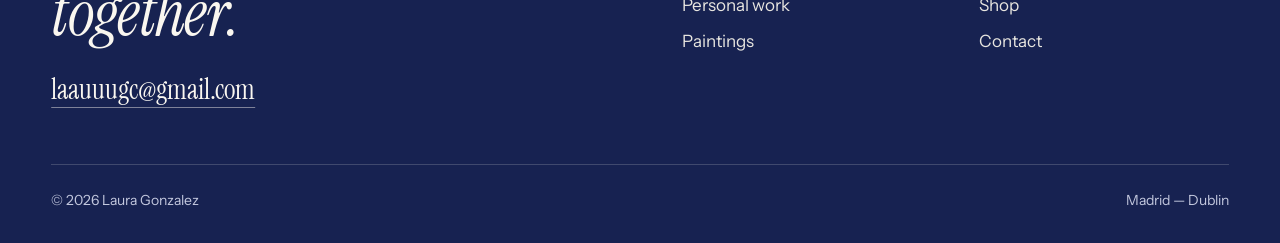
<file: personal-work.html>
<!doctype html>
<html lang="en">
<head>
  <meta charset="utf-8">
  <meta name="viewport" content="width=device-width, initial-scale=1">
  <title>Personal work | Laura Gonzalez</title>
  <meta name="description" content="Gouache paintings on paper and digital illustration by Laura Gonzalez.">
  <meta name="theme-color" content="#faf7f0">
  <link rel="icon" href="data:image/svg+xml,%3Csvg xmlns=%22http://www.w3.org/2000/svg%22 viewBox=%220 0 24 24%22%3E%3Crect width=%2224%22 height=%2224%22 fill=%22%23172251%22/%3E%3Cpath d=%22M12 4.5 14 10l5.5 2-5.5 2-2 5.5-2-5.5L4.5 12 10 10z%22 fill=%22%23faf7f0%22/%3E%3C/svg%3E">
  <link rel="preconnect" href="https://fonts.googleapis.com">
  <link rel="preconnect" href="https://fonts.gstatic.com" crossorigin>
  <link rel="stylesheet" href="https://fonts.googleapis.com/css2?family=Instrument+Sans:wght@400;500;600&amp;family=Instrument+Serif:ital@0;1&amp;display=swap">
  <link rel="stylesheet" href="styles.css">
  <script src="data.js" defer></script>
  <script src="script.js" defer></script>
</head>
<body data-page="works" data-section="personal">
<main id="main">
  <section class="wrap page-head">
    <p class="label">Work</p>
    <h1 class="display">Personal <em>work</em></h1>
    <p class="lede">Gouache on paper and digital paintings, made for nobody but me: cats on walls, golden coves, portraits and the odd tomato.</p>
    <nav class="tabs" aria-label="Work sections">
      <a href="works.html">Client work <span class="n" data-count="client"></span></a>
      <a href="personal-work.html" aria-current="page">Personal work <span class="n" data-count="personal"></span></a>
    </nav>
  </section>
  <section class="wrap works-list" aria-labelledby="projects-title">
    <h2 class="sr-only" id="projects-title">Projects</h2>
    <div class="filters" role="group" aria-label="Filter by medium"><span class="label">Medium</span></div>
    <p class="filter-status sr-only" role="status" aria-live="polite"></p>
    <div class="grid works-grid"></div>
  </section>
</main>
</body>
</html>
</file>
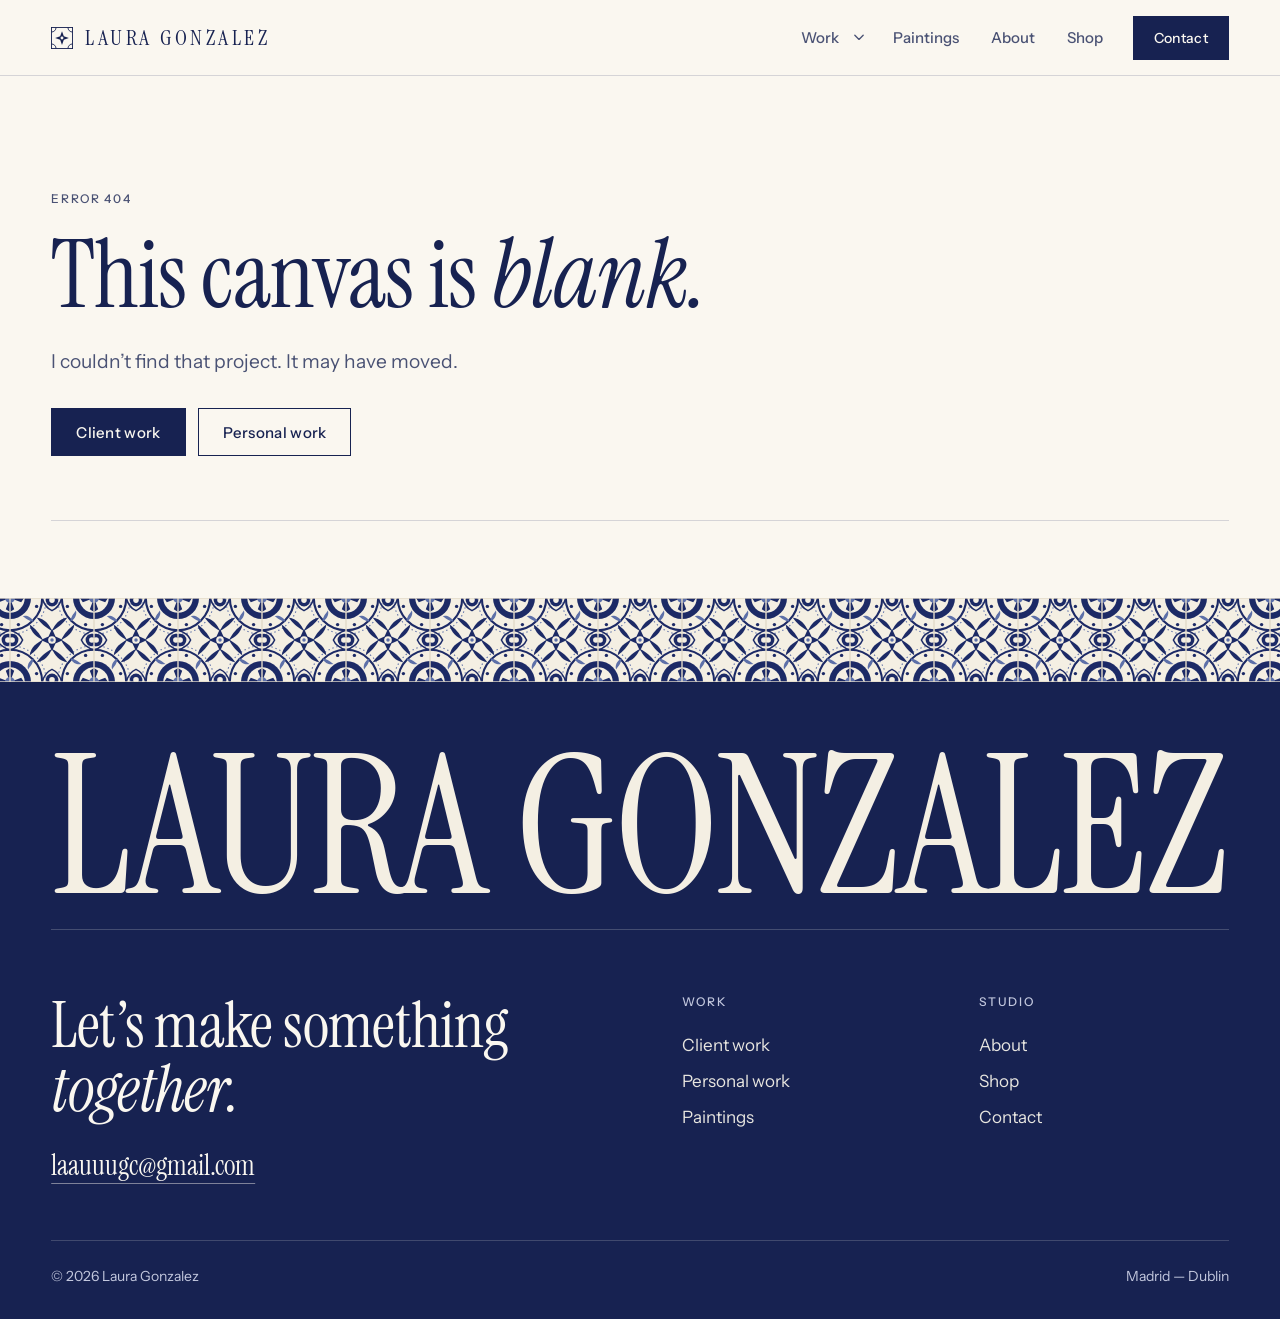
<file: project.html>
<!doctype html>
<html lang="en">
<head>
  <meta charset="utf-8">
  <meta name="viewport" content="width=device-width, initial-scale=1">
  <title>Project | Laura Gonzalez</title>
  <meta name="description" content="A project by Laura Gonzalez.">
  <meta name="theme-color" content="#faf7f0">
  <link rel="icon" href="data:image/svg+xml,%3Csvg xmlns=%22http://www.w3.org/2000/svg%22 viewBox=%220 0 24 24%22%3E%3Crect width=%2224%22 height=%2224%22 fill=%22%23172251%22/%3E%3Cpath d=%22M12 4.5 14 10l5.5 2-5.5 2-2 5.5-2-5.5L4.5 12 10 10z%22 fill=%22%23faf7f0%22/%3E%3C/svg%3E">
  <link rel="preconnect" href="https://fonts.googleapis.com">
  <link rel="preconnect" href="https://fonts.gstatic.com" crossorigin>
  <link rel="stylesheet" href="https://fonts.googleapis.com/css2?family=Instrument+Sans:wght@400;500;600&amp;family=Instrument+Serif:ital@0;1&amp;display=swap">
  <link rel="stylesheet" href="styles.css">
  <script src="data.js" defer></script>
  <script src="script.js" defer></script>
</head>
<body data-page="project">
<main id="main">
  <noscript><section class="wrap page-head"><h1 class="display">Please turn on JavaScript</h1><p class="lede">This page needs JavaScript to show the project. <a class="link" href="works.html">Back to the work</a>.</p></section></noscript>
</main>
</body>
</html>
</file>
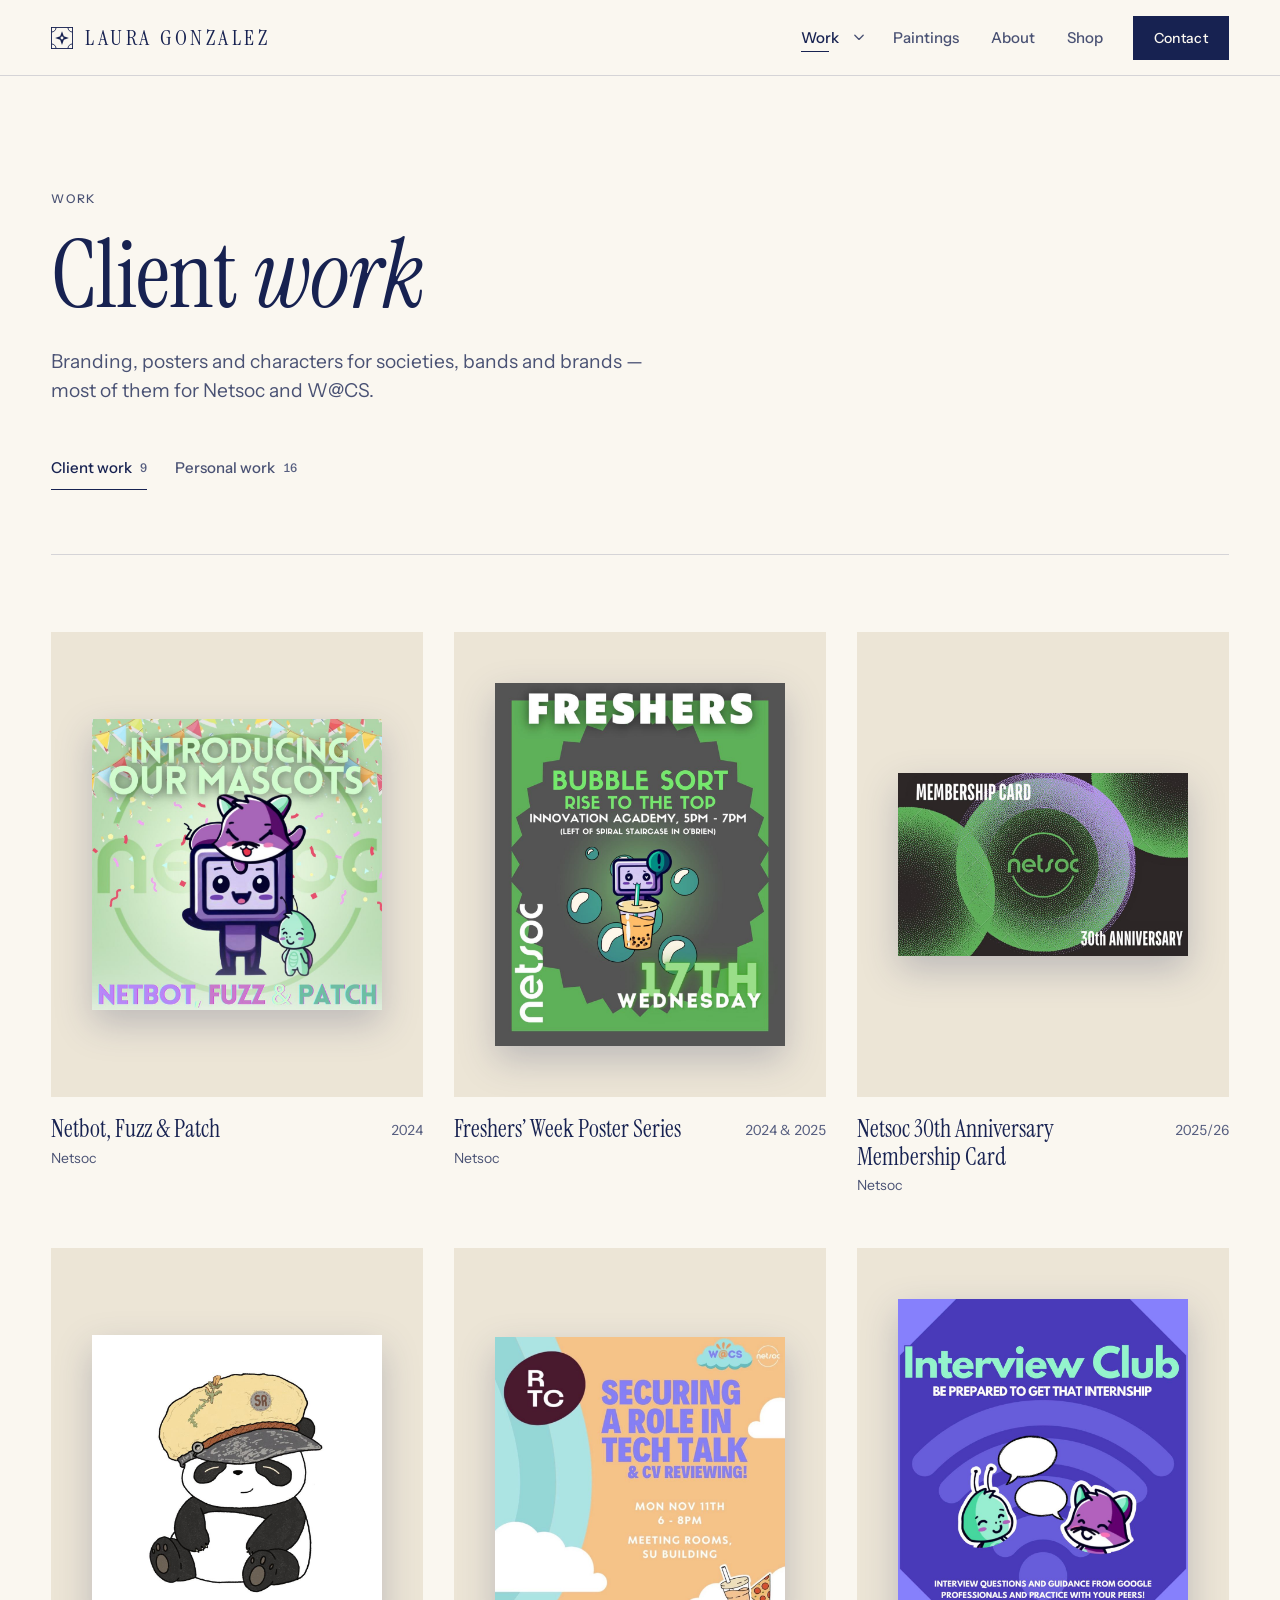
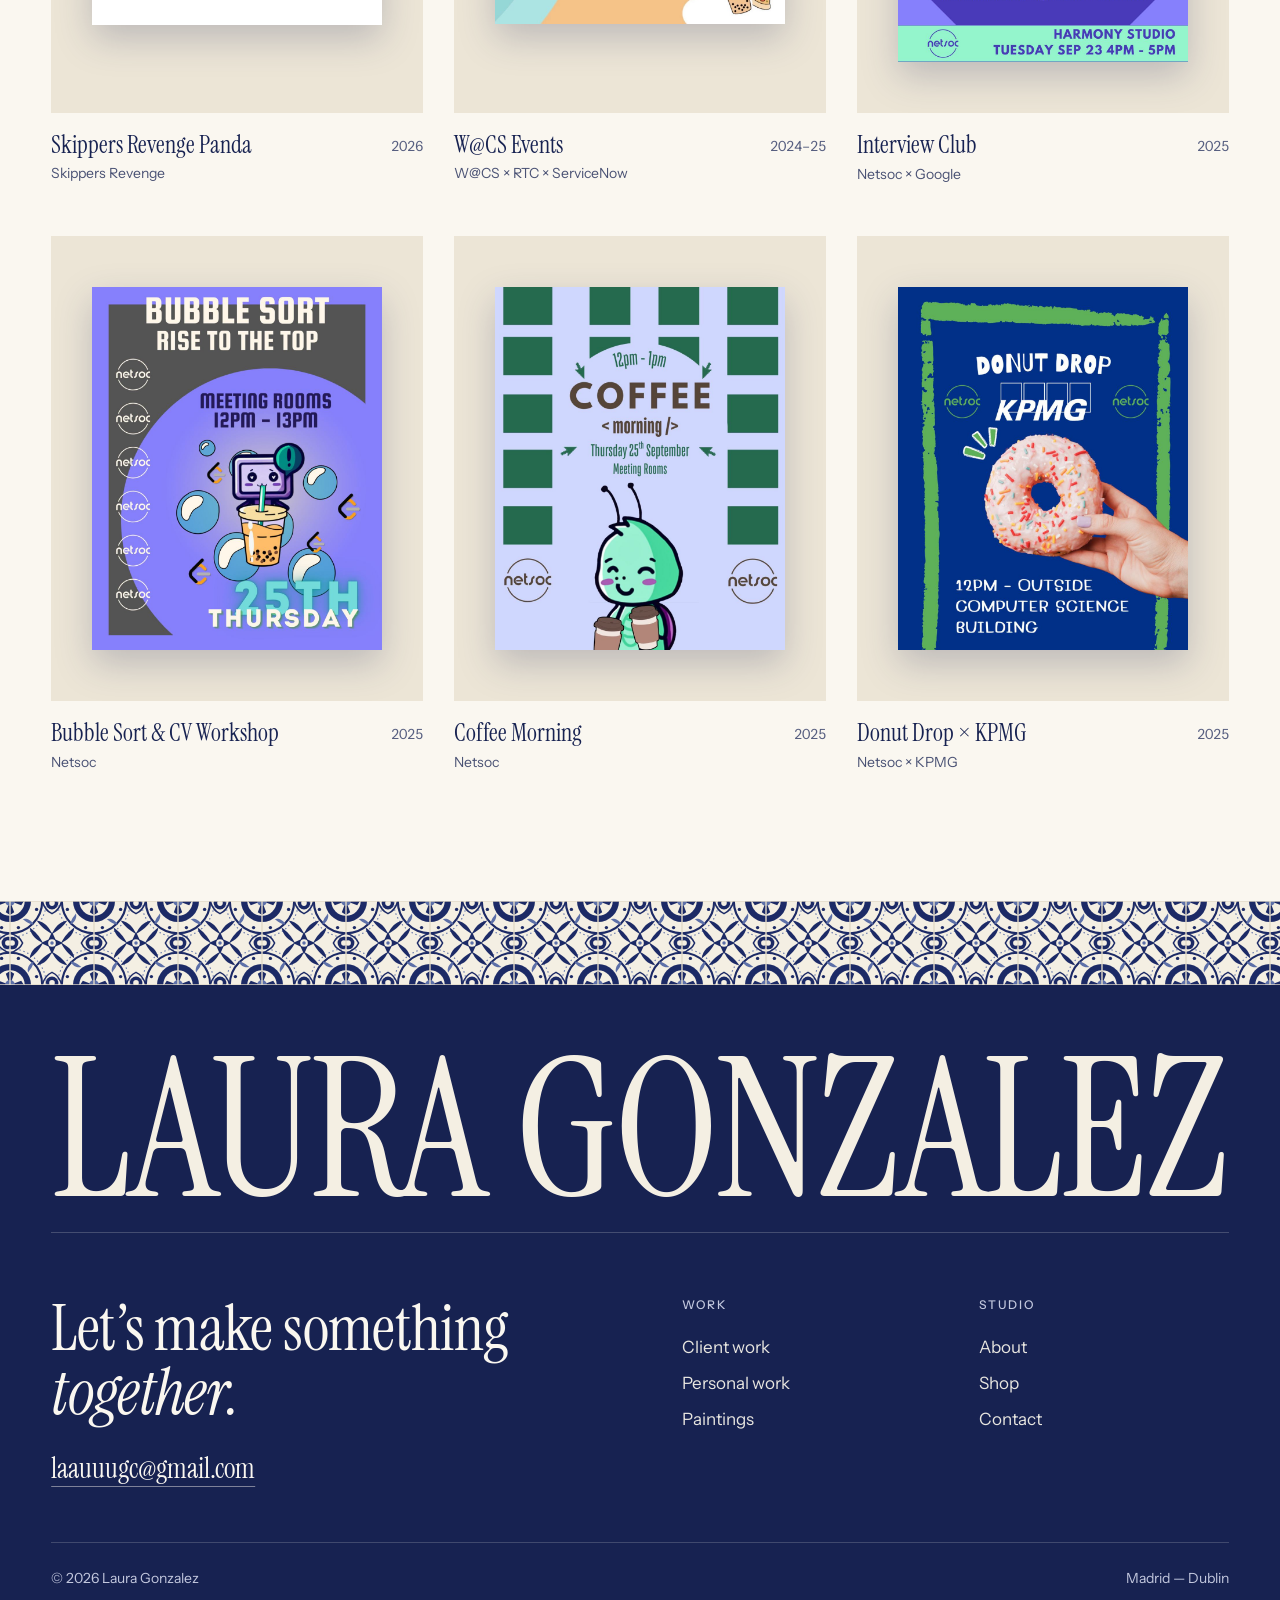
<file: works.html>
<!doctype html>
<html lang="en">
<head>
  <meta charset="utf-8">
  <meta name="viewport" content="width=device-width, initial-scale=1">
  <title>Client work | Laura Gonzalez</title>
  <meta name="description" content="Branding, posters and character design by Laura Gonzalez for Netsoc, W@CS, Skippers Revenge and more.">
  <meta name="theme-color" content="#faf7f0">
  <link rel="icon" href="data:image/svg+xml,%3Csvg xmlns=%22http://www.w3.org/2000/svg%22 viewBox=%220 0 24 24%22%3E%3Crect width=%2224%22 height=%2224%22 fill=%22%23172251%22/%3E%3Cpath d=%22M12 4.5 14 10l5.5 2-5.5 2-2 5.5-2-5.5L4.5 12 10 10z%22 fill=%22%23faf7f0%22/%3E%3C/svg%3E">
  <link rel="preconnect" href="https://fonts.googleapis.com">
  <link rel="preconnect" href="https://fonts.gstatic.com" crossorigin>
  <link rel="stylesheet" href="https://fonts.googleapis.com/css2?family=Instrument+Sans:wght@400;500;600&amp;family=Instrument+Serif:ital@0;1&amp;display=swap">
  <link rel="stylesheet" href="styles.css">
  <script src="data.js" defer></script>
  <script src="script.js" defer></script>
</head>
<body data-page="works" data-section="client">
<main id="main">
  <section class="wrap page-head">
    <p class="label">Work</p>
    <h1 class="display">Client <em>work</em></h1>
    <p class="lede">Branding, posters and characters for societies, bands and brands — most of them for Netsoc and W@CS.</p>
    <nav class="tabs" aria-label="Work sections">
      <a href="works.html" aria-current="page">Client work <span class="n" data-count="client"></span></a>
      <a href="personal-work.html">Personal work <span class="n" data-count="personal"></span></a>
    </nav>
  </section>
  <section class="wrap works-list" aria-labelledby="projects-title">
    <h2 class="sr-only" id="projects-title">Projects</h2>
    <div class="grid works-grid"></div>
  </section>
</main>
</body>
</html>
</file>
<file: styles.css>
/* =====================================================================
   Laura Gonzalez — portfolio
   One ink (navy), one paper, one tile. Instrument Serif + Instrument Sans.
   ===================================================================== */

:root {
  --paper: #faf7f0;
  --bone: #f1ebdf;
  --mat: #ece5d6;
  --white: #fffdf8;
  --ink: #172251;
  --ink-2: #4a5274;
  --ink-3: #575f80;
  --rule: rgba(23, 34, 81, .16);
  --rule-strong: rgba(23, 34, 81, .5);
  --saffron: #d99a2b;

  --serif: 'Instrument Serif', Georgia, 'Times New Roman', serif;
  --sans: 'Instrument Sans', system-ui, -apple-system, 'Segoe UI', sans-serif;

  --tile: url("images/tiles/azulejo.svg");

  --gutter: clamp(20px, 4vw, 56px);
  --max: 1280px;
  --edge: max(var(--gutter), calc((100vw - var(--max)) / 2));
  --header: 76px;
  --ease: cubic-bezier(.2, .7, .2, 1);
}

/* ---------- base ---------- */
*, *::before, *::after { box-sizing: border-box; margin: 0; padding: 0; }
html { -webkit-text-size-adjust: 100%; scroll-padding-top: calc(var(--header) + 16px); }
body {
  background: var(--paper); color: var(--ink);
  font: 400 17px/1.6 var(--sans);
  -webkit-font-smoothing: antialiased; text-rendering: optimizeLegibility;
}
img, svg { display: block; max-width: 100%; }
img { height: auto; }
a { color: inherit; }
button, input, select, textarea { font: inherit; color: inherit; }
ul, ol { list-style: none; }
::selection { background: var(--ink); color: var(--paper); }
main { overflow-x: clip; }

.wrap { width: min(100% - 2 * var(--gutter), var(--max)); margin-inline: auto; }
.sr-only { position: absolute !important; width: 1px; height: 1px; padding: 0; margin: -1px; overflow: hidden; clip: rect(0 0 0 0); white-space: nowrap; border: 0; }

:focus { outline: none; }
:focus-visible { outline: 2px solid var(--ink); outline-offset: 4px; }
.on-ink :focus-visible { outline-color: var(--paper); }

.skip-link {
  position: fixed; top: 12px; left: 12px; z-index: 300; padding: 10px 16px;
  background: var(--ink); color: var(--paper); font-weight: 500; text-decoration: none;
  transform: translateY(-200%); transition: transform .2s;
}
.skip-link:focus { transform: none; }

/* ---------- type ---------- */
.label {
  font: 500 12px/1.4 var(--sans); letter-spacing: .14em; text-transform: uppercase; color: var(--ink-2);
}
.display { font-family: var(--serif); font-weight: 400; line-height: 1; letter-spacing: -.01em; }
.display em { font-style: italic; }
h1.display { font-size: clamp(52px, 7.4vw, 112px); }
h2.display { font-size: clamp(38px, 4.6vw, 68px); }
.lede { font-size: clamp(18px, 1.5vw, 21px); line-height: 1.55; color: var(--ink-2); max-width: 46ch; }
.prose p { max-width: 62ch; }
.prose p + p { margin-top: 1em; }

.link {
  text-decoration: underline; text-decoration-thickness: 1px; text-underline-offset: .28em;
  text-decoration-color: var(--rule-strong); transition: text-decoration-color .2s;
}
.link:hover { text-decoration-color: currentColor; }
.arrow-link { display: inline-flex; align-items: center; gap: 10px; min-height: 44px; font-weight: 500; text-decoration: none; }
.arrow-link::after { content: '→'; transition: transform .25s var(--ease); }
.arrow-link:hover::after { transform: translateX(4px); }
.arrow-link span { text-decoration: underline; text-decoration-thickness: 1px; text-underline-offset: .3em; text-decoration-color: var(--rule-strong); }

/* ---------- buttons ---------- */
.btn {
  display: inline-flex; align-items: center; justify-content: center; gap: 10px; min-height: 48px;
  padding: 12px 24px; border: 1px solid var(--ink); background: var(--ink); color: var(--paper);
  font: 500 15px/1 var(--sans); letter-spacing: .02em; text-decoration: none; cursor: pointer;
  transition: background-color .2s, color .2s, border-color .2s;
}
.btn:hover { background: #24337a; border-color: #24337a; }
.btn.ghost { background: transparent; color: var(--ink); }
.btn.ghost:hover { background: var(--ink); color: var(--paper); }
.on-ink .btn { background: var(--paper); color: var(--ink); border-color: var(--paper); }
.on-ink .btn:hover { background: var(--saffron); border-color: var(--saffron); }

/* ---------- header ---------- */
.site-header {
  position: sticky; top: 0; z-index: 100; height: var(--header);
  display: flex; align-items: center; gap: 32px; padding-inline: var(--edge);
  background: var(--paper); border-bottom: 1px solid var(--rule);
}
.wordmark {
  display: inline-flex; align-items: center; gap: 12px; min-height: 44px; text-decoration: none;
  font: 400 22px/1 var(--serif); letter-spacing: .16em; text-transform: uppercase; white-space: nowrap;
}
.wordmark .mark { width: 22px; height: 22px; flex: none; }
.nav { margin-left: auto; }
.nav > ul { display: flex; align-items: center; gap: 4px; }
.nav-link {
  position: relative; display: inline-flex; align-items: center; min-height: 44px; padding: 0 14px;
  font-size: 15px; font-weight: 500; text-decoration: none; color: var(--ink-2); transition: color .2s;
}
.nav-link:hover, .nav-link[aria-current] { color: var(--ink); }
.nav-link[aria-current]::after { content: ''; position: absolute; left: 14px; right: 14px; bottom: 8px; height: 1px; background: var(--ink); }
.nav-cta { margin-left: 12px; }
.nav-cta .btn { min-height: 44px; padding: 10px 20px; font-size: 14px; }

.has-sub { position: relative; display: flex; align-items: center; }
.has-sub .nav-link { padding-right: 4px; }
.sub-toggle { width: 32px; height: 44px; display: grid; place-items: center; border: 0; background: none; cursor: pointer; color: var(--ink-2); }
.sub-toggle svg { width: 10px; transition: transform .2s; }
.has-sub.open .sub-toggle svg { transform: rotate(180deg); }
.sub {
  position: absolute; top: calc(100% + 14px); left: 0; width: 280px; padding: 8px;
  background: var(--white); border: 1px solid var(--rule); box-shadow: 0 20px 40px -24px rgba(23, 34, 81, .35);
  opacity: 0; visibility: hidden; transform: translateY(-4px);
  transition: opacity .16s, transform .16s var(--ease), visibility 0s .16s;
}
.sub::before { content: ''; position: absolute; left: 0; right: 0; top: -15px; height: 15px; }
.has-sub.open .sub { opacity: 1; visibility: visible; transform: none; transition: opacity .16s, transform .16s var(--ease), visibility 0s; }
.sub a { display: block; padding: 12px 14px; text-decoration: none; }
.sub a:hover, .sub a[aria-current] { background: var(--bone); }
.sub .t { display: block; font-weight: 500; }
.sub .d { display: block; font-size: 14px; color: var(--ink-2); }
.menu-btn { display: none; }

/* ---------- tile panels ---------- */
.tiled { background: #f4efe3 var(--tile) center / 112px 112px; }

/* ---------- home ---------- */
.hero { display: grid; grid-template-columns: minmax(0, 1.05fr) minmax(0, .95fr); min-height: calc(100svh - var(--header)); }
.hero-copy { display: flex; flex-direction: column; justify-content: center; padding: clamp(48px, 7vw, 96px) clamp(24px, 5vw, 80px) clamp(48px, 7vw, 96px) var(--edge); }
.hero-copy h1 { margin-top: 28px; font-size: clamp(56px, min(7.6vw, 13svh), 120px); }
.hero-copy .lede { margin-top: 28px; }
.hero-actions { display: flex; flex-wrap: wrap; align-items: center; gap: 16px 28px; margin-top: 40px; }
.hero-art { position: relative; display: grid; place-items: center; padding: clamp(32px, 6vw, 88px); }
.hero-card {
  width: min(100%, 420px); background: var(--white); padding: 16px 16px 20px;
  box-shadow: 0 1px 0 rgba(23, 34, 81, .08), 0 30px 60px -30px rgba(23, 34, 81, .55);
}
.hero-card a { display: block; text-decoration: none; }
.hero-card img { width: 100%; height: auto; }
.hero-card figcaption { display: flex; justify-content: space-between; align-items: baseline; gap: 12px; margin-top: 14px; font-size: 14px; color: var(--ink-2); }
.hero-card figcaption i { font-family: var(--serif); font-size: 20px; color: var(--ink); }

.section { padding-block: clamp(80px, 10vw, 140px); }
.section.alt { background: var(--bone); }
.section-head { display: flex; align-items: end; justify-content: space-between; gap: 24px; flex-wrap: wrap; margin-bottom: clamp(36px, 4vw, 56px); }
.section-head .label { margin-bottom: 16px; }

.intro-grid { display: grid; grid-template-columns: 1fr 1.4fr; gap: clamp(32px, 6vw, 96px); align-items: start; }
.intro-grid .statement { font: 400 clamp(28px, 3vw, 42px)/1.2 var(--serif); }
.intro-grid .statement em { font-style: italic; }
.disciplines { border-top: 1px solid var(--rule); }
.disciplines li { display: grid; grid-template-columns: 56px 1fr auto; gap: 16px; align-items: baseline; padding: 22px 0; border-bottom: 1px solid var(--rule); }
.disciplines .n { font-size: 13px; color: var(--ink-3); font-variant-numeric: tabular-nums; }
.disciplines b { font: 400 28px/1.1 var(--serif); }
.disciplines a { font-size: 15px; }

/* ---------- work grid ---------- */
.grid { display: grid; grid-template-columns: repeat(3, minmax(0, 1fr)); gap: clamp(36px, 4vw, 56px) clamp(20px, 2.4vw, 36px); }
.card { display: block; text-decoration: none; }
.card[hidden] { display: none; }
.mat {
  position: relative; aspect-ratio: 4 / 5; background: var(--mat); overflow: hidden;
  display: grid; place-items: center; padding: 11%;
}
.mat .ph { width: 100%; height: 100%; }
.mat img { width: 100%; height: 100%; object-fit: contain; filter: drop-shadow(0 14px 18px rgba(23, 34, 81, .22)); transition: transform .6s var(--ease); }
.card:hover .mat img { transform: scale(1.025); }
.card-info { display: flex; justify-content: space-between; gap: 16px; margin-top: 18px; }
.card-info h3 { font: 400 24px/1.15 var(--serif); }
.card-info .meta { font-size: 14px; color: var(--ink-2); margin-top: 4px; }
.card-info .year { font-size: 14px; color: var(--ink-3); white-space: nowrap; padding-top: 4px; font-variant-numeric: tabular-nums; }
.card:hover h3 { text-decoration: underline; text-decoration-thickness: 1px; text-underline-offset: .2em; }

.ph { position: relative; }
.ph img { display: block; }

/* ---------- page heads ---------- */
.page-head { padding-block: clamp(64px, 9vw, 120px) clamp(40px, 5vw, 64px); border-bottom: 1px solid var(--rule); margin-bottom: clamp(48px, 6vw, 80px); }
.page-head h1 { margin-top: 20px; }
.page-head .lede { margin-top: 24px; }

.tabs { display: flex; gap: 28px; margin-top: 40px; flex-wrap: wrap; }
.tabs a, .filter {
  min-height: 44px; display: inline-flex; align-items: center; gap: 8px; padding: 0; border: 0; background: none; cursor: pointer;
  font-size: 15px; font-weight: 500; color: var(--ink-2); text-decoration: none; border-bottom: 1px solid transparent;
}
.tabs a:hover, .filter:hover { color: var(--ink); }
.tabs a[aria-current], .filter[aria-pressed="true"] { color: var(--ink); border-bottom-color: var(--ink); }
.tabs .n, .filter .n { font-size: 12px; color: var(--ink-3); font-variant-numeric: tabular-nums; }
.filters { display: flex; gap: 24px; flex-wrap: wrap; margin-bottom: 40px; }
.filters .label { align-self: center; }
.works-list { padding-bottom: clamp(80px, 10vw, 140px); }

/* ---------- project ---------- */
.project-head { padding-block: clamp(48px, 7vw, 96px) clamp(36px, 4vw, 56px); }
.crumbs { display: flex; gap: 10px; flex-wrap: wrap; font-size: 14px; color: var(--ink-2); }
.crumbs a { display: inline-flex; align-items: center; min-height: 24px; text-decoration: none; }
.crumbs a:hover { text-decoration: underline; text-underline-offset: .25em; }
.project-head h1 { margin-top: 24px; max-width: 16ch; }
.project-head .lede { margin-top: 24px; }
.facts { display: grid; grid-template-columns: repeat(4, minmax(0, 1fr)); border-top: 1px solid var(--rule); border-bottom: 1px solid var(--rule); }
.facts div { padding: 20px 20px 20px 0; }
.facts div + div { padding-left: 20px; border-left: 1px solid var(--rule); }
.facts dt { margin-bottom: 6px; }
.facts dd { font-size: 16px; }
.project-body { display: grid; grid-template-columns: minmax(0, 1fr) minmax(0, 2fr); gap: clamp(32px, 6vw, 96px); padding-block: clamp(48px, 6vw, 80px); }
.project-body .prose { font-size: clamp(18px, 1.4vw, 20px); line-height: 1.65; }
.roles { margin-top: 36px; padding-top: 24px; border-top: 1px solid var(--rule); }
.roles p { font-size: 16px; color: var(--ink-2); max-width: 60ch; }
.roles ol { display: flex; flex-wrap: wrap; gap: 8px 0; margin-top: 16px; font: 400 22px/1.3 var(--serif); }
.roles li + li::before { content: '→'; font-family: var(--sans); font-size: 16px; color: var(--ink-3); margin: 0 14px; }

.plates { display: grid; gap: clamp(20px, 2.4vw, 32px); padding-bottom: clamp(64px, 8vw, 112px); }
.plates.two { grid-template-columns: repeat(2, minmax(0, 1fr)); }
.plate button { display: grid; place-items: center; width: 100%; height: 100%; padding: clamp(24px, 5vw, 72px); border: 0; background: var(--mat); cursor: zoom-in; }
.plate img { width: auto; max-width: 100%; max-height: 82vh; height: auto; margin: 0 auto; filter: drop-shadow(0 18px 24px rgba(23, 34, 81, .22)); }

.pager { display: grid; grid-template-columns: 1fr 1fr; border-top: 1px solid var(--rule); margin-bottom: clamp(64px, 8vw, 112px); }
.pager a { display: block; padding: 32px 0; text-decoration: none; }
.pager a + a { text-align: right; border-left: 1px solid var(--rule); padding-left: 24px; }
.pager b { display: block; margin-top: 8px; font: 400 clamp(26px, 2.6vw, 36px)/1.15 var(--serif); }
.pager a:hover b { text-decoration: underline; text-decoration-thickness: 1px; text-underline-offset: .18em; }

/* ---------- lightbox ---------- */
.lightbox { width: 100vw; height: 100vh; max-width: 100vw; max-height: 100vh; margin: 0; border: 0; padding: 0; background: rgba(15, 21, 52, .97); color: var(--paper); }
.lightbox[open] { display: grid; grid-template-rows: auto 1fr auto; }
.lightbox::backdrop { background: rgba(15, 21, 52, .6); }
.lb-top { display: flex; justify-content: space-between; align-items: center; padding: 16px var(--gutter); font-size: 14px; }
.lb-stage { display: grid; grid-template-columns: 64px 1fr 64px; align-items: center; min-height: 0; padding: 0 12px; }
.lb-stage img { max-width: 100%; max-height: calc(100vh - 170px); margin: auto; object-fit: contain; }
.lb-btn { width: 48px; height: 48px; display: grid; place-items: center; border: 1px solid rgba(250, 247, 240, .35); background: none; color: var(--paper); cursor: pointer; font-size: 18px; }
.lb-btn:hover { background: rgba(250, 247, 240, .1); }
.lb-btn[hidden] { visibility: hidden; display: grid; }
.lb-caption { padding: 14px var(--gutter) 24px; text-align: center; font-size: 15px; max-width: 80ch; margin: auto; color: #d9dcea; }
.lightbox :focus-visible { outline-color: var(--paper); }

/* ---------- paintings ---------- */
.paintings { display: grid; grid-template-columns: repeat(3, minmax(0, 1fr)); gap: clamp(36px, 4vw, 64px) clamp(24px, 3vw, 48px); align-items: start; padding-bottom: clamp(80px, 10vw, 140px); }
.painting button { display: block; width: 100%; border: 0; padding: 0; background: none; cursor: zoom-in; }
.painting .frame { display: block; padding: clamp(14px, 1.6vw, 22px); background: var(--white); box-shadow: inset 0 0 0 1px var(--rule), 0 26px 50px -30px rgba(23, 34, 81, .55); }
.painting .frame img { width: 100%; height: auto; }
.painting figcaption { margin-top: 20px; }
.painting figcaption b { display: block; font: italic 400 26px/1.15 var(--serif); }
.painting figcaption .label { display: block; margin-top: 6px; }
.painting figcaption p { margin-top: 10px; font-size: 15px; color: var(--ink-2); max-width: 44ch; }

/* ---------- about ---------- */
.about-grid { display: grid; grid-template-columns: minmax(0, .8fr) minmax(0, 1.2fr); gap: clamp(32px, 6vw, 96px); align-items: start; padding-block: clamp(56px, 8vw, 112px); }
.portrait { background: var(--white); padding: 14px; box-shadow: inset 0 0 0 1px var(--rule); }
.portrait img { width: 100%; aspect-ratio: 4 / 5; object-fit: cover; object-position: 50% 35%; }
.about-grid h1 { margin-top: 20px; }
.about-grid .prose { margin-top: 32px; font-size: clamp(17px, 1.3vw, 19px); }
.facts-list { display: grid; grid-template-columns: repeat(2, minmax(0, 1fr)); margin-top: 40px; border-top: 1px solid var(--rule); }
.facts-list div { padding: 18px 16px 18px 0; border-bottom: 1px solid var(--rule); }
.facts-list dd { font: 400 22px/1.25 var(--serif); margin-top: 4px; }

.timeline { display: grid; grid-template-columns: repeat(3, minmax(0, 1fr)); border-top: 1px solid var(--ink); }
.timeline li { padding: 24px 24px 0 0; }
.timeline li + li { padding-left: 24px; border-left: 1px solid var(--rule); }
.timeline b { display: block; margin-top: 8px; font: 400 28px/1.15 var(--serif); }
.timeline p { margin-top: 8px; font-size: 15px; color: var(--ink-2); }
.timeline-title { margin: 48px 0 16px; }

.favourites { display: grid; grid-template-columns: repeat(3, minmax(0, 1fr)); gap: clamp(36px, 4vw, 56px) clamp(24px, 3vw, 44px); }
.fav-wrap { width: min(100% - 2 * var(--gutter), 1080px); }
.fav img { width: 100%; aspect-ratio: 1; object-fit: cover; }
.fav .label { display: block; margin-top: 16px; }
.fav h3 { margin-top: 4px; font: 400 24px/1.15 var(--serif); }
.fav p { margin-top: 8px; font-size: 15px; line-height: 1.55; color: var(--ink-2); }

/* ---------- contact ---------- */
.contact-grid { display: grid; grid-template-columns: minmax(0, 1fr) minmax(0, 1fr); gap: clamp(32px, 6vw, 96px); padding-block: clamp(56px, 8vw, 112px); align-items: start; }
.contact-grid h1 { margin-top: 20px; }
.contact-grid .lede { margin-top: 24px; }
.big-mail { display: inline-block; margin-top: 36px; font: 400 clamp(28px, 3vw, 44px)/1.15 var(--serif); word-break: break-word; }
.contact-notes { margin-top: 48px; border-top: 1px solid var(--rule); }
.contact-notes div { display: grid; grid-template-columns: 140px 1fr; gap: 16px; padding: 16px 0; border-bottom: 1px solid var(--rule); font-size: 16px; }
.form { background: var(--white); padding: clamp(24px, 3.4vw, 44px); box-shadow: inset 0 0 0 1px var(--rule); }
.form h2 { font: 400 32px/1.1 var(--serif); }
.field { margin-top: 24px; }
.field label { display: block; font-size: 14px; font-weight: 500; }
.field label span { font-weight: 400; color: var(--ink-3); }
.field input, .field select, .field textarea {
  display: block; width: 100%; margin-top: 8px; padding: 12px 14px; min-height: 48px;
  border: 1px solid var(--rule-strong); border-radius: 0; background: var(--paper); font-size: 16px;
  transition: border-color .2s, box-shadow .2s;
}
.field textarea { min-height: 150px; resize: vertical; }
.field input:focus, .field select:focus, .field textarea:focus { border-color: var(--ink); box-shadow: 0 0 0 3px rgba(23, 34, 81, .15); outline: none; }
.field input:user-invalid, .field textarea:user-invalid { border-color: #a3262a; }
.form .btn { width: 100%; margin-top: 28px; }
.form-status { margin-top: 14px; font-size: 15px; color: var(--ink-2); }

/* ---------- shop ---------- */
.shop-grid { display: grid; grid-template-columns: minmax(0, 1.1fr) minmax(0, .9fr); min-height: calc(80svh - var(--header)); }
.shop-copy { display: flex; flex-direction: column; justify-content: center; padding: clamp(48px, 7vw, 96px) clamp(24px, 5vw, 80px) clamp(48px, 7vw, 96px) var(--edge); }
.shop-copy h1 { margin-top: 24px; }
.shop-copy .lede { margin-top: 24px; }
.shop-copy .btn { margin-top: 36px; align-self: flex-start; }
.shelf { border-top: 1px solid var(--rule); }
.shelf li { display: grid; grid-template-columns: 56px 1fr; gap: 16px; padding: 24px 0; border-bottom: 1px solid var(--rule); }
.shelf .n { font-size: 13px; color: var(--ink-3); padding-top: 6px; }
.shelf b { font: 400 26px/1.15 var(--serif); }
.shelf p { font-size: 15px; color: var(--ink-2); margin-top: 4px; }

/* ---------- footer ---------- */
.site-footer { background: var(--ink); color: var(--paper); }
.footer-band { height: clamp(56px, 7vw, 84px); background: #f4efe3 var(--tile) center / 84px 84px; }
.footer-mast { padding-block: clamp(40px, 5vw, 64px) clamp(14px, 1.6vw, 22px); border-bottom: 1px solid rgba(250, 247, 240, .2); line-height: 0; }
.footer-mast .fit { display: inline-block; font: 400 100px/.84 var(--serif); text-transform: uppercase; letter-spacing: -.012em; white-space: nowrap; color: #f4efe3; }
.footer-main { display: grid; grid-template-columns: minmax(0, 1.4fr) repeat(2, minmax(0, .6fr)); gap: 48px; padding-block: clamp(40px, 5vw, 64px) 56px; }
.footer-main h2 { font-size: clamp(40px, 5vw, 72px); }
.footer-main .big-mail { margin-top: 28px; font-size: clamp(22px, 2.2vw, 30px); }
.footer-main .label { color: #c3c8de; }
.footer-col ul { margin-top: 16px; }
.footer-col a { display: inline-flex; align-items: center; min-height: 36px; text-decoration: none; color: #e8e6e0; }
.footer-col a:hover { color: var(--paper); text-decoration: underline; text-underline-offset: .25em; }
.footer-bottom { display: flex; justify-content: space-between; flex-wrap: wrap; gap: 12px; padding-block: 24px 32px; border-top: 1px solid rgba(250, 247, 240, .18); font-size: 14px; color: #c3c8de; }
.site-footer .link { text-decoration-color: rgba(250, 247, 240, .45); }

/* ---------- la baraja: Spanish-deck cards ---------- */
.baraja-section .section-head { align-items: end; }
.baraja-note { max-width: 36ch; color: var(--ink-2); font-size: 17px; }
.baraja-note em { font-family: var(--serif); font-size: 1.15em; }
.baraja { display: grid; grid-template-columns: repeat(4, minmax(0, 1fr)); gap: clamp(20px, 2.6vw, 40px); }
.naipe { display: block; text-decoration: none; color: var(--ink); }
.naipe-card {
  --card: var(--white); --gold: var(--saffron);
  display: block; aspect-ratio: 720 / 1150; background: var(--card); border-radius: 12px;
  box-shadow: 0 0 0 1px var(--rule), 0 18px 34px -22px rgba(23, 34, 81, .45);
  transition: transform .5s var(--ease), box-shadow .5s var(--ease);
}
.naipe-card { overflow: hidden; background: #efe6d2; }
.naipe-card img { width: 100%; height: 100%; object-fit: cover; }
.baraja-credit { margin-top: clamp(40px, 5vw, 64px); font-size: 13px; color: var(--ink-2); }
.naipe:hover .naipe-card, .naipe:focus-visible .naipe-card { transform: translateY(-10px) rotate(-1.2deg); box-shadow: 0 0 0 1px var(--rule-strong), 0 30px 44px -24px rgba(23, 34, 81, .55); }
.baraja li:nth-child(even) .naipe:hover .naipe-card { transform: translateY(-10px) rotate(1.2deg); }
.naipe:focus-visible { outline: none; }
.naipe:focus-visible .naipe-card { outline: 2px solid var(--ink); outline-offset: 6px; }
.naipe-cap { display: flex; flex-direction: column; gap: 2px; margin-top: 20px; }
.naipe-cap b { font: 400 26px/1.15 var(--serif); }
.naipe-note { font-size: 14px; color: var(--ink-2); }
@media (max-width: 860px) {
  .baraja { grid-template-columns: repeat(2, minmax(0, 1fr)); row-gap: 40px; }
}

/* ---------- responsive ---------- */
@media (max-width: 1080px) {
  .grid, .paintings { grid-template-columns: repeat(2, minmax(0, 1fr)); }
  .footer-main { grid-template-columns: 1fr 1fr; }
  .footer-main > :first-child { grid-column: 1 / -1; }
}
@media (max-width: 860px) {
  :root { --header: 64px; }
  .wordmark { font-size: 19px; letter-spacing: .12em; }
  .menu-btn {
    display: inline-flex; align-items: center; gap: 10px; margin-left: auto; min-height: 44px; padding: 0 16px;
    border: 1px solid var(--ink); background: none; cursor: pointer; font-size: 15px; font-weight: 500;
  }
  .menu-icon { display: inline-flex; flex-direction: column; gap: 4px; width: 16px; }
  .menu-icon i { height: 1.5px; background: currentColor; transition: transform .2s, opacity .2s; }
  .menu-btn[aria-expanded="true"] .menu-icon i:nth-child(1) { transform: translateY(5.5px) rotate(45deg); }
  .menu-btn[aria-expanded="true"] .menu-icon i:nth-child(2) { opacity: 0; }
  .menu-btn[aria-expanded="true"] .menu-icon i:nth-child(3) { transform: translateY(-5.5px) rotate(-45deg); }
  .nav { display: none; position: fixed; inset: var(--header) 0 0; margin: 0; padding: 16px var(--gutter) 40px; overflow-y: auto; background: var(--paper); }
  .nav.open { display: block; }
  .nav > ul { flex-direction: column; align-items: stretch; gap: 0; }
  .nav > ul > li { border-bottom: 1px solid var(--rule); }
  .nav-link { font: 400 34px/1.1 var(--serif); color: var(--ink); padding: 16px 0; }
  .nav-link[aria-current]::after { display: none; }
  .nav-link[aria-current] { font-style: italic; }
  .has-sub { flex-wrap: wrap; }
  .has-sub .nav-link { flex: 1; }
  .sub-toggle { display: none; }
  .sub { position: static; width: 100%; padding: 0 0 16px; opacity: 1; visibility: visible; transform: none; border: 0; box-shadow: none; background: none; transition: none; }
  .sub a { padding: 8px 0; }
  .nav-cta { margin: 28px 0 0; border: 0 !important; }

  .hero { grid-template-columns: 1fr; min-height: 0; }
  .hero-copy { padding: 56px var(--gutter) 48px; }
  .hero-art { padding: 48px var(--gutter); }
  .intro-grid, .project-body, .about-grid, .contact-grid { grid-template-columns: 1fr; }
  .shop-grid { grid-template-columns: 1fr; min-height: 0; }
  .shop-copy { padding: 56px var(--gutter); }
  .shop-grid .tiled { min-height: 200px; }
  .facts { grid-template-columns: repeat(2, minmax(0, 1fr)); }
  .facts div:nth-child(3) { padding-left: 0; border-left: 0; }
  .facts div:nth-child(n + 3) { border-top: 1px solid var(--rule); }
  .plates.two { grid-template-columns: 1fr; }
  .timeline { grid-template-columns: 1fr; }
  .timeline li + li { padding-left: 0; border-left: 0; border-top: 1px solid var(--rule); margin-top: 24px; }
  .favourites { grid-template-columns: repeat(2, minmax(0, 1fr)); }
}
@media (max-width: 560px) {
  body { font-size: 16px; }
  .grid, .paintings { grid-template-columns: 1fr; }
  .favourites { grid-template-columns: 1fr; }
  .facts-list { grid-template-columns: 1fr; }
  .footer-main { grid-template-columns: 1fr; }
  .pager { grid-template-columns: 1fr; }
  .pager a + a { text-align: left; border-left: 0; padding-left: 0; border-top: 1px solid var(--rule); }
  .contact-notes div { grid-template-columns: 1fr; gap: 4px; }
  .disciplines li { grid-template-columns: 40px 1fr; }
  .disciplines a { grid-column: 2; }
  .lb-stage { grid-template-columns: 44px 1fr 44px; padding: 0 4px; }
  .lb-btn { width: 44px; height: 44px; }
}

@media (prefers-reduced-motion: reduce) {
  *, *::before, *::after { transition-duration: .01ms !important; animation-duration: .01ms !important; }
}
</file>
